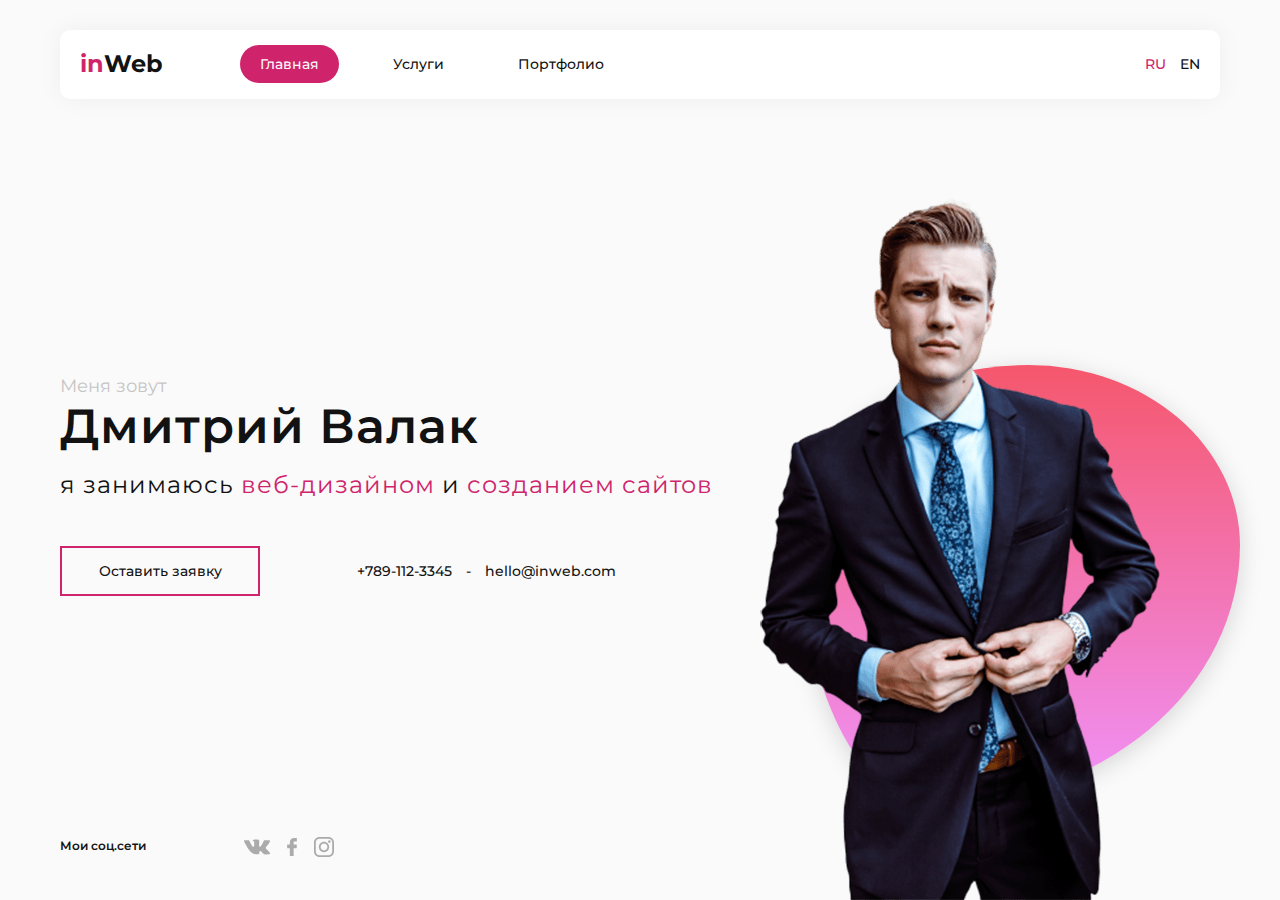
<file: WebDeveloper/index.html>
<!DOCTYPE html>
<html lang="ru">

<head>

  <meta charset="UTF-8" />
  <meta name="viewport" content="width=device-width, initial-scale=1, shrink-to-fit=no" />
  <meta http-equiv="content-type" content="text/html; charset=utf-8" />
  
  <link rel="apple-touch-icon" sizes="180x180" href="assets/img/favicons/apple-touch-icon.png">
  <link rel="icon" type="image/png" sizes="32x32" href="assets/img/favicons/favicon-32x32.png">
  <link rel="icon" type="image/png" sizes="16x16" href="assets/img/favicons/favicon-16x16.png">
  <link rel="manifest" href="assets/img/favicons/site.webmanifest">
  <link rel="mask-icon" href="assets/img/favicons/safari-pinned-tab.svg" color="#5bbad5">
  <meta name="msapplication-TileColor" content="#da532c">
  <meta name="theme-color" content="#ffffff">
  
  <!--Стили-->
  <link rel="stylesheet" href="assets/css/style.css" />
  <link href="https://fonts.googleapis.com/css?family=Montserrat:400,500,600,700&display=swap&subset=cyrillic"
    rel="stylesheet">
  <title>HomePage</title>
</head>

<svg style="display:none;">
  <symbol id="vk" viewbox="0 0 548.358 548.358">
    <g>
      <path d="M545.451,400.298c-0.664-1.431-1.283-2.618-1.858-3.569c-9.514-17.135-27.695-38.167-54.532-63.102l-0.567-0.571
        l-0.284-0.28l-0.287-0.287h-0.288c-12.18-11.611-19.893-19.418-23.123-23.415c-5.91-7.614-7.234-15.321-4.004-23.13
        c2.282-5.9,10.854-18.36,25.696-37.397c7.807-10.089,13.99-18.175,18.556-24.267c32.931-43.78,47.208-71.756,42.828-83.939
        l-1.701-2.847c-1.143-1.714-4.093-3.282-8.846-4.712c-4.764-1.427-10.853-1.663-18.278-0.712l-82.224,0.568
        c-1.332-0.472-3.234-0.428-5.712,0.144c-2.475,0.572-3.713,0.859-3.713,0.859l-1.431,0.715l-1.136,0.859
        c-0.952,0.568-1.999,1.567-3.142,2.995c-1.137,1.423-2.088,3.093-2.848,4.996c-8.952,23.031-19.13,44.444-30.553,64.238
        c-7.043,11.803-13.511,22.032-19.418,30.693c-5.899,8.658-10.848,15.037-14.842,19.126c-4,4.093-7.61,7.372-10.852,9.849
        c-3.237,2.478-5.708,3.525-7.419,3.142c-1.715-0.383-3.33-0.763-4.859-1.143c-2.663-1.714-4.805-4.045-6.42-6.995
        c-1.622-2.95-2.714-6.663-3.285-11.136c-0.568-4.476-0.904-8.326-1-11.563c-0.089-3.233-0.048-7.806,0.145-13.706
        c0.198-5.903,0.287-9.897,0.287-11.991c0-7.234,0.141-15.085,0.424-23.555c0.288-8.47,0.521-15.181,0.716-20.125
        c0.194-4.949,0.284-10.185,0.284-15.705s-0.336-9.849-1-12.991c-0.656-3.138-1.663-6.184-2.99-9.137
        c-1.335-2.95-3.289-5.232-5.853-6.852c-2.569-1.618-5.763-2.902-9.564-3.856c-10.089-2.283-22.936-3.518-38.547-3.71
        c-35.401-0.38-58.148,1.906-68.236,6.855c-3.997,2.091-7.614,4.948-10.848,8.562c-3.427,4.189-3.905,6.475-1.431,6.851
        c11.422,1.711,19.508,5.804,24.267,12.275l1.715,3.429c1.334,2.474,2.666,6.854,3.999,13.134c1.331,6.28,2.19,13.227,2.568,20.837
        c0.95,13.897,0.95,25.793,0,35.689c-0.953,9.9-1.853,17.607-2.712,23.127c-0.859,5.52-2.143,9.993-3.855,13.418
        c-1.715,3.426-2.856,5.52-3.428,6.28c-0.571,0.76-1.047,1.239-1.425,1.427c-2.474,0.948-5.047,1.431-7.71,1.431
        c-2.667,0-5.901-1.334-9.707-4c-3.805-2.666-7.754-6.328-11.847-10.992c-4.093-4.665-8.709-11.184-13.85-19.558
        c-5.137-8.374-10.467-18.271-15.987-29.691l-4.567-8.282c-2.855-5.328-6.755-13.086-11.704-23.267
        c-4.952-10.185-9.329-20.037-13.134-29.554c-1.521-3.997-3.806-7.04-6.851-9.134l-1.429-0.859c-0.95-0.76-2.475-1.567-4.567-2.427
        c-2.095-0.859-4.281-1.475-6.567-1.854l-78.229,0.568c-7.994,0-13.418,1.811-16.274,5.428l-1.143,1.711
        C0.288,140.146,0,141.668,0,143.763c0,2.094,0.571,4.664,1.714,7.707c11.42,26.84,23.839,52.725,37.257,77.659
        c13.418,24.934,25.078,45.019,34.973,60.237c9.897,15.229,19.985,29.602,30.264,43.112c10.279,13.515,17.083,22.176,20.412,25.981
        c3.333,3.812,5.951,6.662,7.854,8.565l7.139,6.851c4.568,4.569,11.276,10.041,20.127,16.416
        c8.853,6.379,18.654,12.659,29.408,18.85c10.756,6.181,23.269,11.225,37.546,15.126c14.275,3.905,28.169,5.472,41.684,4.716h32.834
        c6.659-0.575,11.704-2.669,15.133-6.283l1.136-1.431c0.764-1.136,1.479-2.901,2.139-5.276c0.668-2.379,1-5,1-7.851
        c-0.195-8.183,0.428-15.558,1.852-22.124c1.423-6.564,3.045-11.513,4.859-14.846c1.813-3.33,3.859-6.14,6.136-8.418
        c2.282-2.283,3.908-3.666,4.862-4.142c0.948-0.479,1.705-0.804,2.276-0.999c4.568-1.522,9.944-0.048,16.136,4.429
        c6.187,4.473,11.99,9.996,17.418,16.56c5.425,6.57,11.943,13.941,19.555,22.124c7.617,8.186,14.277,14.271,19.985,18.274
        l5.708,3.426c3.812,2.286,8.761,4.38,14.853,6.283c6.081,1.902,11.409,2.378,15.984,1.427l73.087-1.14
        c7.229,0,12.854-1.197,16.844-3.572c3.998-2.379,6.373-5,7.139-7.851c0.764-2.854,0.805-6.092,0.145-9.712
        C546.782,404.25,546.115,401.725,545.451,400.298z" />
    </g>
  </symbol>

  <symbol id="fb" viewbox="0 0 96.124 96.123">
    <g>
      <path
        d="M72.089,0.02L59.624,0C45.62,0,36.57,9.285,36.57,23.656v10.907H24.037c-1.083,0-1.96,0.878-1.96,1.961v15.803
        c0,1.083,0.878,1.96,1.96,1.96h12.533v39.876c0,1.083,0.877,1.96,1.96,1.96h16.352c1.083,0,1.96-0.878,1.96-1.96V54.287h14.654
        c1.083,0,1.96-0.877,1.96-1.96l0.006-15.803c0-0.52-0.207-1.018-0.574-1.386c-0.367-0.368-0.867-0.575-1.387-0.575H56.842v-9.246
        c0-4.444,1.059-6.7,6.848-6.7l8.397-0.003c1.082,0,1.959-0.878,1.959-1.96V1.98C74.046,0.899,73.17,0.022,72.089,0.02z" />
    </g>
  </symbol>

  <symbol id="inst" viewBox="0 0 169.063 169.063">
    <g>
      <path d="M122.406,0H46.654C20.929,0,0,20.93,0,46.655v75.752c0,25.726,20.929,46.655,46.654,46.655h75.752
        c25.727,0,46.656-20.93,46.656-46.655V46.655C169.063,20.93,148.133,0,122.406,0z M154.063,122.407
        c0,17.455-14.201,31.655-31.656,31.655H46.654C29.2,154.063,15,139.862,15,122.407V46.655C15,29.201,29.2,15,46.654,15h75.752
        c17.455,0,31.656,14.201,31.656,31.655V122.407z" />
      <path
        d="M84.531,40.97c-24.021,0-43.563,19.542-43.563,43.563c0,24.02,19.542,43.561,43.563,43.561s43.563-19.541,43.563-43.561
        C128.094,60.512,108.552,40.97,84.531,40.97z M84.531,113.093c-15.749,0-28.563-12.812-28.563-28.561
        c0-15.75,12.813-28.563,28.563-28.563s28.563,12.813,28.563,28.563C113.094,100.281,100.28,113.093,84.531,113.093z" />
      <path d="M129.921,28.251c-2.89,0-5.729,1.17-7.77,3.22c-2.051,2.04-3.23,4.88-3.23,7.78c0,2.891,1.18,5.73,3.23,7.78
        c2.04,2.04,4.88,3.22,7.77,3.22c2.9,0,5.73-1.18,7.78-3.22c2.05-2.05,3.22-4.89,3.22-7.78c0-2.9-1.17-5.74-3.22-7.78
        C135.661,29.421,132.821,28.251,129.921,28.251z" />
    </g>
  </symbol>

  <symbol id="front" viewBox="0 0 511.998 511">
    <g>
      <path
        d="m58.960938 187.046875c1.460937 1.460937 3.378906 2.195313 5.296874 2.195313 1.917969 0 3.835938-.730469 5.300782-2.195313 2.925781-2.925781 2.925781-7.671875 0-10.597656l-18.195313-18.195313 18.195313-18.191406c2.925781-2.929688 2.925781-7.671875 0-10.597656-2.925782-2.925782-7.671875-2.925782-10.597656 0l-23.492188 23.492187c-1.40625 1.40625-2.195312 3.3125-2.195312 5.296875 0 1.988282.789062 3.894532 2.195312 5.300782zm0 0" />
      <path
        d="m133.320312 158.253906-18.195312 18.195313c-2.925781 2.925781-2.925781 7.671875.003906 10.597656 1.460938 1.460937 3.378906 2.195313 5.296875 2.195313s3.835938-.734376 5.296875-2.195313l23.496094-23.496094c2.925781-2.925781 2.925781-7.671875 0-10.59375l-23.496094-23.496093c-2.925781-2.925782-7.667968-2.925782-10.59375 0-2.929687 2.929687-2.929687 7.671874 0 10.597656zm0 0" />
      <path
        d="m81.171875 188.722656c.898437.351563 1.828125.519532 2.738281.519532 2.992188 0 5.816406-1.804688 6.976563-4.753907l18.457031-46.988281c1.515625-3.851562-.382812-8.199219-4.234375-9.714844-3.847656-1.511718-8.199219.382813-9.710937 4.234375l-18.460938 46.988281c-1.511719 3.851563.382812 8.203126 4.234375 9.714844zm0 0" />
      <path
        d="m45.007812 233.203125h50.480469c4.136719 0 7.492188-3.355469 7.492188-7.496094 0-4.136719-3.355469-7.492187-7.492188-7.492187h-50.480469c-4.140624 0-7.492187 3.355468-7.492187 7.492187 0 4.140625 3.351563 7.496094 7.492187 7.496094zm0 0" />
      <path
        d="m211.753906 218.214844h-88.75c-4.136718 0-7.492187 3.355468-7.492187 7.492187 0 4.140625 3.355469 7.496094 7.492187 7.496094h88.75c4.140625 0 7.496094-3.355469 7.496094-7.496094 0-4.136719-3.355469-7.492187-7.496094-7.492187zm0 0" />
      <path
        d="m45.007812 264.808594h21.503907c4.136719 0 7.492187-3.355469 7.492187-7.496094 0-4.136719-3.355468-7.492188-7.492187-7.492188h-21.503907c-4.140624 0-7.492187 3.355469-7.492187 7.492188 0 4.140625 3.351563 7.496094 7.492187 7.496094zm0 0" />
      <path
        d="m184.339844 249.820312c-4.140625 0-7.492188 3.355469-7.492188 7.492188 0 4.140625 3.351563 7.496094 7.492188 7.496094h13.09375c4.140625 0 7.496094-3.355469 7.496094-7.496094 0-4.136719-3.355469-7.492188-7.496094-7.492188zm0 0" />
      <path
        d="m164.617188 257.3125c0-4.136719-3.355469-7.492188-7.492188-7.492188h-64.320312c-4.140626 0-7.492188 3.355469-7.492188 7.492188 0 4.140625 3.351562 7.496094 7.492188 7.496094h64.320312c4.136719 0 7.492188-3.355469 7.492188-7.496094zm0 0" />
      <path
        d="m213.703125 257.3125c0 4.140625 3.355469 7.496094 7.492187 7.496094h24.527344c4.140625 0 7.496094-3.355469 7.496094-7.496094 0-4.136719-3.355469-7.492188-7.496094-7.492188h-24.527344c-4.136718 0-7.492187 3.355469-7.492187 7.492188zm0 0" />
      <path
        d="m172.894531 164.265625h25.871094c4.140625 0 7.496094-3.355469 7.496094-7.496094 0-4.136719-3.355469-7.492187-7.496094-7.492187h-25.871094c-4.140625 0-7.496093 3.355468-7.496093 7.492187 0 4.140625 3.355468 7.496094 7.496093 7.496094zm0 0" />
      <path
        d="m227.742188 164.265625h157.855468c4.140625 0 7.492188-3.355469 7.492188-7.496094 0-4.136719-3.351563-7.492187-7.492188-7.492187h-157.855468c-4.140626 0-7.496094 3.355468-7.496094 7.492187 0 4.140625 3.355468 7.496094 7.496094 7.496094zm0 0" />
      <path
        d="m361.621094 182.246094h-63.945313c-4.136719 0-7.492187 3.355468-7.492187 7.496094 0 4.136718 3.355468 7.492187 7.492187 7.492187h63.945313c4.136718 0 7.492187-3.355469 7.492187-7.492187 0-4.140626-3.355469-7.496094-7.492187-7.496094zm0 0" />
      <path
        d="m273.699219 182.246094h-21.980469c-4.140625 0-7.492188 3.355468-7.492188 7.496094 0 4.136718 3.351563 7.492187 7.492188 7.492187h21.980469c4.140625 0 7.492187-3.355469 7.492187-7.492187 0-4.140626-3.351562-7.496094-7.492187-7.496094zm0 0" />
      <path
        d="m172.894531 197.234375h53.847657c4.136718 0 7.492187-3.355469 7.492187-7.492187 0-4.140626-3.355469-7.496094-7.492187-7.496094h-53.847657c-4.140625 0-7.496093 3.355468-7.496093 7.496094 0 4.136718 3.355468 7.492187 7.496093 7.492187zm0 0" />
      <path
        d="m157.21875 281.160156h-50.476562c-4.140626 0-7.496094 3.355469-7.496094 7.492188 0 4.136718 3.355468 7.492187 7.496094 7.492187h50.476562c4.136719 0 7.492188-3.355469 7.492188-7.492187 0-4.136719-3.355469-7.492188-7.492188-7.492188zm0 0" />
      <path
        d="m83.789062 281.160156h-38.78125c-4.140624 0-7.492187 3.355469-7.492187 7.492188 0 4.136718 3.351563 7.492187 7.492187 7.492187h38.78125c4.140626 0 7.492188-3.355469 7.492188-7.492187 0-4.136719-3.351562-7.492188-7.492188-7.492188zm0 0" />
      <path
        d="m248.722656 281.160156h-65.941406c-4.140625 0-7.492188 3.355469-7.492188 7.492188 0 4.136718 3.351563 7.492187 7.492188 7.492187h65.941406c4.136719 0 7.492188-3.355469 7.492188-7.492187 0-4.136719-3.355469-7.492188-7.492188-7.492188zm0 0" />
      <path
        d="m337.898438 242.667969h-36.058594c-4.136719 0-7.492188 3.355469-7.492188 7.492187 0 4.140625 3.355469 7.496094 7.492188 7.496094h36.058594c4.140624 0 7.492187-3.355469 7.492187-7.496094 0-4.136718-3.351563-7.492187-7.492187-7.492187zm0 0" />
      <path
        d="m400.46875 257.65625h50.902344c4.140625 0 7.496094-3.355469 7.496094-7.496094 0-4.136718-3.355469-7.492187-7.496094-7.492187h-50.902344c-4.140625 0-7.492188 3.355469-7.492188 7.492187 0 4.140625 3.355469 7.496094 7.492188 7.496094zm0 0" />
      <path
        d="m375.015625 242.667969h-11.664063c-4.140624 0-7.496093 3.355469-7.496093 7.492187 0 4.140625 3.355469 7.496094 7.496093 7.496094h11.664063c4.140625 0 7.492187-3.355469 7.492187-7.496094 0-4.136718-3.351562-7.492187-7.492187-7.492187zm0 0" />
      <path
        d="m301.839844 339.3125h36.058594c4.140624 0 7.492187-3.351562 7.492187-7.492188 0-4.136718-3.351563-7.492187-7.492187-7.492187h-36.058594c-4.136719 0-7.492188 3.355469-7.492188 7.492187 0 4.140626 3.355469 7.492188 7.492188 7.492188zm0 0" />
      <path
        d="m400.46875 339.3125h50.902344c4.140625 0 7.496094-3.351562 7.496094-7.492188 0-4.136718-3.355469-7.492187-7.496094-7.492187h-50.902344c-4.140625 0-7.492188 3.355469-7.492188 7.492187 0 4.140626 3.355469 7.492188 7.492188 7.492188zm0 0" />
      <path
        d="m363.351562 339.3125h11.664063c4.140625 0 7.496094-3.351562 7.496094-7.492188 0-4.136718-3.355469-7.492187-7.496094-7.492187h-11.664063c-4.140624 0-7.492187 3.355469-7.492187 7.492187 0 4.140626 3.351563 7.492188 7.492187 7.492188zm0 0" />
      <path
        d="m337.898438 405.988281h-36.058594c-4.136719 0-7.492188 3.355469-7.492188 7.492188s3.355469 7.492187 7.492188 7.492187h36.058594c4.140624 0 7.492187-3.355468 7.492187-7.492187s-3.351563-7.492188-7.492187-7.492188zm0 0" />
      <path
        d="m451.371094 405.988281h-50.902344c-4.140625 0-7.492188 3.355469-7.492188 7.492188s3.351563 7.492187 7.492188 7.492187h50.902344c4.140625 0 7.496094-3.355468 7.496094-7.492187s-3.355469-7.492188-7.496094-7.492188zm0 0" />
      <path
        d="m375.015625 405.988281h-11.664063c-4.140624 0-7.496093 3.355469-7.496093 7.492188s3.355469 7.492187 7.496093 7.492187h11.664063c4.140625 0 7.492187-3.355468 7.492187-7.492187s-3.351562-7.492188-7.492187-7.492188zm0 0" />
      <path
        d="m479.023438.5h-446.042969c-18.183594 0-32.980469 14.792969-32.980469 32.980469v362.566406c0 18.183594 14.796875 32.976563 32.980469 32.976563h28.199219c4.136718 0 7.492187-3.351563 7.492187-7.492188 0-4.136719-3.355469-7.492188-7.492187-7.492188h-28.199219c-9.921875 0-17.992188-8.070312-17.992188-17.992187v-28.425781h272.996094v12.914062h-5.941406c-8.128907 0-14.738281 6.609375-14.738281 14.738282v18.765624h-160.566407c-4.136719 0-7.492187 3.355469-7.492187 7.492188 0 4.140625 3.355468 7.492188 7.492187 7.492188h72.046875v26.875h-22.625c-15.09375 0-27.371094 12.28125-27.371094 27.371093v16.1875c0 6.886719 5.601563 12.488281 12.488282 12.488281h228.875c6.886718 0 12.488281-5.601562 12.488281-12.488281v-16.1875c0-15.089843-12.277344-27.371093-27.371094-27.371093h-22.625v-9.472657h138.527344c8.125 0 14.734375-6.609375 14.734375-14.738281v-3.527344c14.605469-3.390625 25.523438-16.496094 25.523438-32.113281l.566406-362.570313c.003906-18.183593-14.789063-32.976562-32.972656-32.976562zm-196.730469 349.28125v-35.917969h188.628906v35.917969zm20.675781-50.90625v-15.765625h147.273438v15.765625zm147.273438 65.890625v15.769531h-147.273438v-15.769531zm-256.472657 64.257813h73.535157v2.667968c0 8.125 6.609374 14.734375 14.738281 14.734375h35.617187v9.472657h-123.890625zm161.503907 41.863281c6.828124 0 12.382812 5.554687 12.382812 12.382812v13.691407h-223.882812v-13.691407c0-6.828125 5.558593-12.382812 12.386718-12.382812zm115.648437-39.449219h-188.628906v-35.914062h188.628906zm25.523437-35.390625c0 7.257813-4.328124 13.511719-10.535156 16.351563v-17.128907c0-8.125-6.613281-14.734375-14.738281-14.734375h-5.941406v-12.914062h31.214843zm0-43.410156h-10.78125c.152344-.847657.246094-39.023438.246094-39.023438 0-8.128906-6.613281-14.738281-14.738281-14.738281h-5.941406v-15.765625h5.941406c8.125 0 14.738281-6.613281 14.738281-14.738281v-36.417969c0-8.125-6.613281-14.738281-14.738281-14.738281h-42.324219c-4.140625 0-7.492187 3.355468-7.492187 7.496094 0 4.136718 3.351562 7.492187 7.492187 7.492187h42.074219v35.917969h-188.628906v-35.917969h99.929687c4.140625 0 7.492188-3.355469 7.492188-7.492187 0-4.140626-3.351563-7.496094-7.492188-7.496094h-100.179687c-8.128907 0-14.738281 6.613281-14.738281 14.738281v36.417969c0 8.125 6.609374 14.738281 14.738281 14.738281h5.941406v15.765625h-5.941406c-8.128907 0-14.738281 6.613281-14.738281 14.738281 0 0 .09375 38.175781.246093 39.023438h-252.5625v-250.207031h481.457031zm0-265.195313h-480.90625v-53.964844c0-9.917968 8.070313-17.988281 17.992188-17.988281h444.921875c9.921875 0 17.992187 8.070313 17.992187 17.992188zm0 0" />
      <path
        d="m55.261719 29.261719c-12.125 0-21.988281 9.863281-21.988281 21.988281s9.863281 21.992188 21.988281 21.992188 21.992187-9.867188 21.992187-21.992188-9.867187-21.988281-21.992187-21.988281zm0 28.992187c-3.859375 0-7.003907-3.140625-7.003907-7.003906 0-3.859375 3.144532-7.003906 7.003907-7.003906 3.863281 0 7.003906 3.144531 7.003906 7.003906 0 3.863281-3.140625 7.003906-7.003906 7.003906zm0 0" />
      <path
        d="m111.25 29.261719c-12.125 0-21.992188 9.863281-21.992188 21.988281s9.867188 21.992188 21.992188 21.992188 21.988281-9.867188 21.988281-21.992188-9.867187-21.988281-21.988281-21.988281zm0 28.992187c-3.863281 0-7.003906-3.140625-7.003906-7.003906 0-3.859375 3.140625-7.003906 7.003906-7.003906 3.859375 0 7.003906 3.144531 7.003906 7.003906 0 3.863281-3.144531 7.003906-7.003906 7.003906zm0 0" />
      <path
        d="m167.234375 29.261719c-12.125 0-21.988281 9.863281-21.988281 21.988281s9.863281 21.992188 21.988281 21.992188 21.992187-9.867188 21.992187-21.992188-9.867187-21.988281-21.992187-21.988281zm0 28.992187c-3.859375 0-7.003906-3.140625-7.003906-7.003906 0-3.859375 3.144531-7.003906 7.003906-7.003906 3.863281 0 7.003906 3.144531 7.003906 7.003906 0 3.863281-3.140625 7.003906-7.003906 7.003906zm0 0" />
    </g>
  </symbol>

  <symbol id="design" viewBox="0 0 64 64">
    <g id="Outline">
      <path
        d="M59,2H5A3,3,0,0,0,2,5V59a3,3,0,0,0,3,3H59a3,3,0,0,0,3-3V5A3,3,0,0,0,59,2Zm1,57a1,1,0,0,1-1,1H5a1,1,0,0,1-1-1V12H60ZM4,10V5A1,1,0,0,1,5,4H59a1,1,0,0,1,1,1v5Z" />
      <path d="M49,6H15a1,1,0,0,0,0,2H49a1,1,0,0,0,0-2Z" />
      <path
        d="M24,14H6V26H24ZM13.113,20,8,23.2v-6.39Zm-2.626-4h9.026L15,18.82ZM15,21.18,19.513,24H10.487ZM16.887,20,22,16.805V23.2Z" />
      <path d="M58,14H26V26H58ZM56,24H28V16H56Z" />
      <path d="M58,28H6V38H58Zm-2,8H8V30H56Z" />
      <path d="M32,40H6V58H32ZM30,56H8V42H30Z" />
      <path
        d="M34,58H58V40H34Zm13.7-9L56,42.963V55.037Zm6.225,7H38.075L46,50.236ZM46,47.764,38.075,42h15.85ZM44.3,49,36,55.037V42.963Z" />
    </g>
  </symbol>

  <symbol id="back" viewBox="0 0 64 64">
    <g>
      <path
        d="m60 1h-44c-1.654 0-3 1.346-3 3v15h-7c-2.757 0-5 2.243-5 5v24c0 2.757 2.243 5 5 5h9.612l-1.333 4h-3.279c-1.654 0-3 1.346-3 3v3h30v-3c0-1.654-1.346-3-3-3h-3.279l-1.333-4h9.612c2.757 0 5-2.243 5-5v-1h15c1.654 0 3-1.346 3-3v-40c0-1.654-1.346-3-3-3zm-44 2h44c.551 0 1 .449 1 1v5h-46v-5c0-.551.449-1 1-1zm-10 18h34c1.654 0 3 1.346 3 3v19h-40v-19c0-1.654 1.346-3 3-3zm39 6h12v14h-12zm-9 33v1h-26v-1c0-.551.449-1 1-1h24c.551 0 1 .449 1 1zm-6.388-3h-13.224l1.333-4h10.558zm10.388-6h-34c-1.654 0-3-1.346-3-3v-3h40v3c0 1.654-1.346 3-3 3zm20-6h-15v-2h14v-18h-14v-1c0-2.757-2.243-5-5-5h-25v-8h46v33c0 .551-.449 1-1 1z" />
      <path d="m18 47h2v2h-2z" />
      <path d="m22 47h2v2h-2z" />
      <path d="m26 47h2v2h-2z" />
      <path d="m21 5h2v2h-2z" />
      <path d="m25 5h2v2h-2z" />
      <path d="m17 5h2v2h-2z" />
      <path d="m17 13h2v2h-2z" />
      <path d="m21 13h38v2h-38z" />
      <path d="m47 17h12v2h-12z" />
      <path d="m47 21h12v2h-12z" />
      <path
        d="m8 41h20c1.654 0 3-1.346 3-3v-12c0-1.654-1.346-3-3-3h-20c-1.654 0-3 1.346-3 3v12c0 1.654 1.346 3 3 3zm-1-15c0-.551.449-1 1-1h20c.551 0 1 .449 1 1v12c0 .551-.449 1-1 1h-20c-.551 0-1-.449-1-1z" />
      <path d="m11.675 31h12.649v2h-12.649z" transform="matrix(.316 -.949 .949 .316 -18.051 38.951)" />
      <path d="m22.707 36.707 4.707-4.707-4.707-4.707-1.414 1.414 3.293 3.293-3.293 3.293z" />
      <path d="m14.707 35.293-3.293-3.293 3.293-3.293-1.414-1.414-4.707 4.707 4.707 4.707z" />
      <path d="m33 23h8v2h-8z" />
      <path d="m33 27h8v2h-8z" />
      <path d="m33 31h8v2h-8z" />
      <path d="m33 35h8v2h-8z" />
      <path d="m35 39h2v2h-2z" />
      <path d="m39 39h2v2h-2z" />
    </g>
  </symbol>

  <symbol id="arrow-right" viewbox="0 0 185.343 185.343">
    <g>
      <path d="M51.707,185.343c-2.741,0-5.493-1.044-7.593-3.149c-4.194-4.194-4.194-10.981,0-15.175
			l74.352-74.347L44.114,18.32c-4.194-4.194-4.194-10.987,0-15.175c4.194-4.194,10.987-4.194,15.18,0l81.934,81.934
			c4.194,4.194,4.194,10.987,0,15.175l-81.934,81.939C57.201,184.293,54.454,185.343,51.707,185.343z" />
    </g>
  </symbol>

  <symbol id="arrow-left" viewBox="0 0 240.823 240.823">
    <g>
      <path d="M57.633,129.007L165.93,237.268c4.752,4.74,12.451,4.74,17.215,0c4.752-4.74,4.752-12.439,0-17.179
		l-99.707-99.671l99.695-99.671c4.752-4.74,4.752-12.439,0-17.191c-4.752-4.74-12.463-4.74-17.215,0L57.621,111.816
		C52.942,116.507,52.942,124.327,57.633,129.007z" />
    </g>
  </symbol>
</svg>
<body class="container grid">

  <header class="grid  container  header">
  
    <a class="header__logo" href="#">
      <span class="logo__sx">in</span>Web
    </a>
  
    <div class="header__nav">
      <a class="header__nav-item" href="index.html">Главная</a>
      <a class="header__nav-item" href="services.html">Услуги</a>
      <a class="header__nav-item" href="portfolio.html">Портфолио</a>
    </div>
  
    <div class="header__lang">
      <a class="lang__item lang-active" href="#">ru</a>
      <a class="lang__item" href="#">en</a>
    </div>
  
  </header>  
  <div class="container grid main">
  
    <div class="main__txt  grid">
  
      <div class="offer">
        <p class="offer__subtitle">Меня зовут</p>
        <h2 class="offer__title">Дмитрий Валак</h2>
        <h1 class="offer__desc">я занимаюсь <span class="accent">веб-дизайном</span> и <span class="accent">созданием
            сайтов</span></h1>
      </div>
  
      <div class="btn one  main__btn" id="openModal" onclick="openModal()">
        <div class="item">Оставить заявку</div>
      </div>
  
      <div class="contacts">
        <a class="contacts__phone" href="tel:7891123345">
          +789-112-3345
        </a>
        <span class="contacts__dash">-</span>
        <a class="contacts__mail" href="mailto:hello@inweb.com">
          hello@inweb.com
        </a>
      </div>
  
    </div><!-- /.main__txt -->
  
    <div class="main__img">
      <img class="men" src="assets/img/home/human.png" alt="">
      <div class="ellipse"></div>
    </div>
  
  </div>


  <div class="footer  grid  container">
    <p class="footer__social-txt">Мои соц.сети</p>
    <div class="footer__social">
      <a class="social-link" href="#">
        <svg class="social-icon social--vk">
          <use xlink:href="#vk"></use>
        </svg>
      </a>
      <a class="social-link" href="#">
        <svg class="social-icon social--fb">
          <use xlink:href="#fb"></use>
        </svg>
      </a>
      <a class="social-link" href="#">
        <svg class="social-icon social--inst">
          <use xlink:href="#inst"></use>
        </svg>
      </a>
    </div>
  </div>  <div class="modal" id="modal">
    <div class="modal__content  grid  container">
      <div class="content__txt">
        <p class="content__header  accent">Оставить заявку</p>
        <p class="content__desc">
          Заполните форму ниже и я свяжусь с вами в ближайшее время!
        </p>
      </div>
  
      <form action="/" method="POST" class="content__form">
        <input
          class="content__input  content__input--name"
          type="text"
          placeholder="Ваше имя"
        />
        <input
          class="content__input  content__input--mail"
          type="email"
          placeholder="Ваш E-mail"
        />
        <input
          class="content__input  content__input--tel"
          type="tel"
          placeholder="Ваш телефон"
        />
  
        <button type="submit" class="content__btn button">Оставить заявку</button>
  
        <div class="content__contacts">
          <a class="contacts__item  contacts__item--phone" href="tel:7891123345">
            +789-112-3345
          </a>
          <a
            class="contacts__item  contacts__item--mail"
            href="mailto:hello@inweb.com"
          >
            hello@inweb.com
          </a>
        </div>
      </form>
  
      <div class="content__close" onclick="closeModal()">
        <span class="close__item close__item--1"></span>
        <span class="close__item close__item--2"></span>
      </div>
    </div>
  </div>

  <script src="https://cdnjs.cloudflare.com/ajax/libs/jquery/3.4.1/jquery.min.js"></script>
  <script type="text/javascript" src="assets/js/app.js"></script>

</body>

</html>
</file>
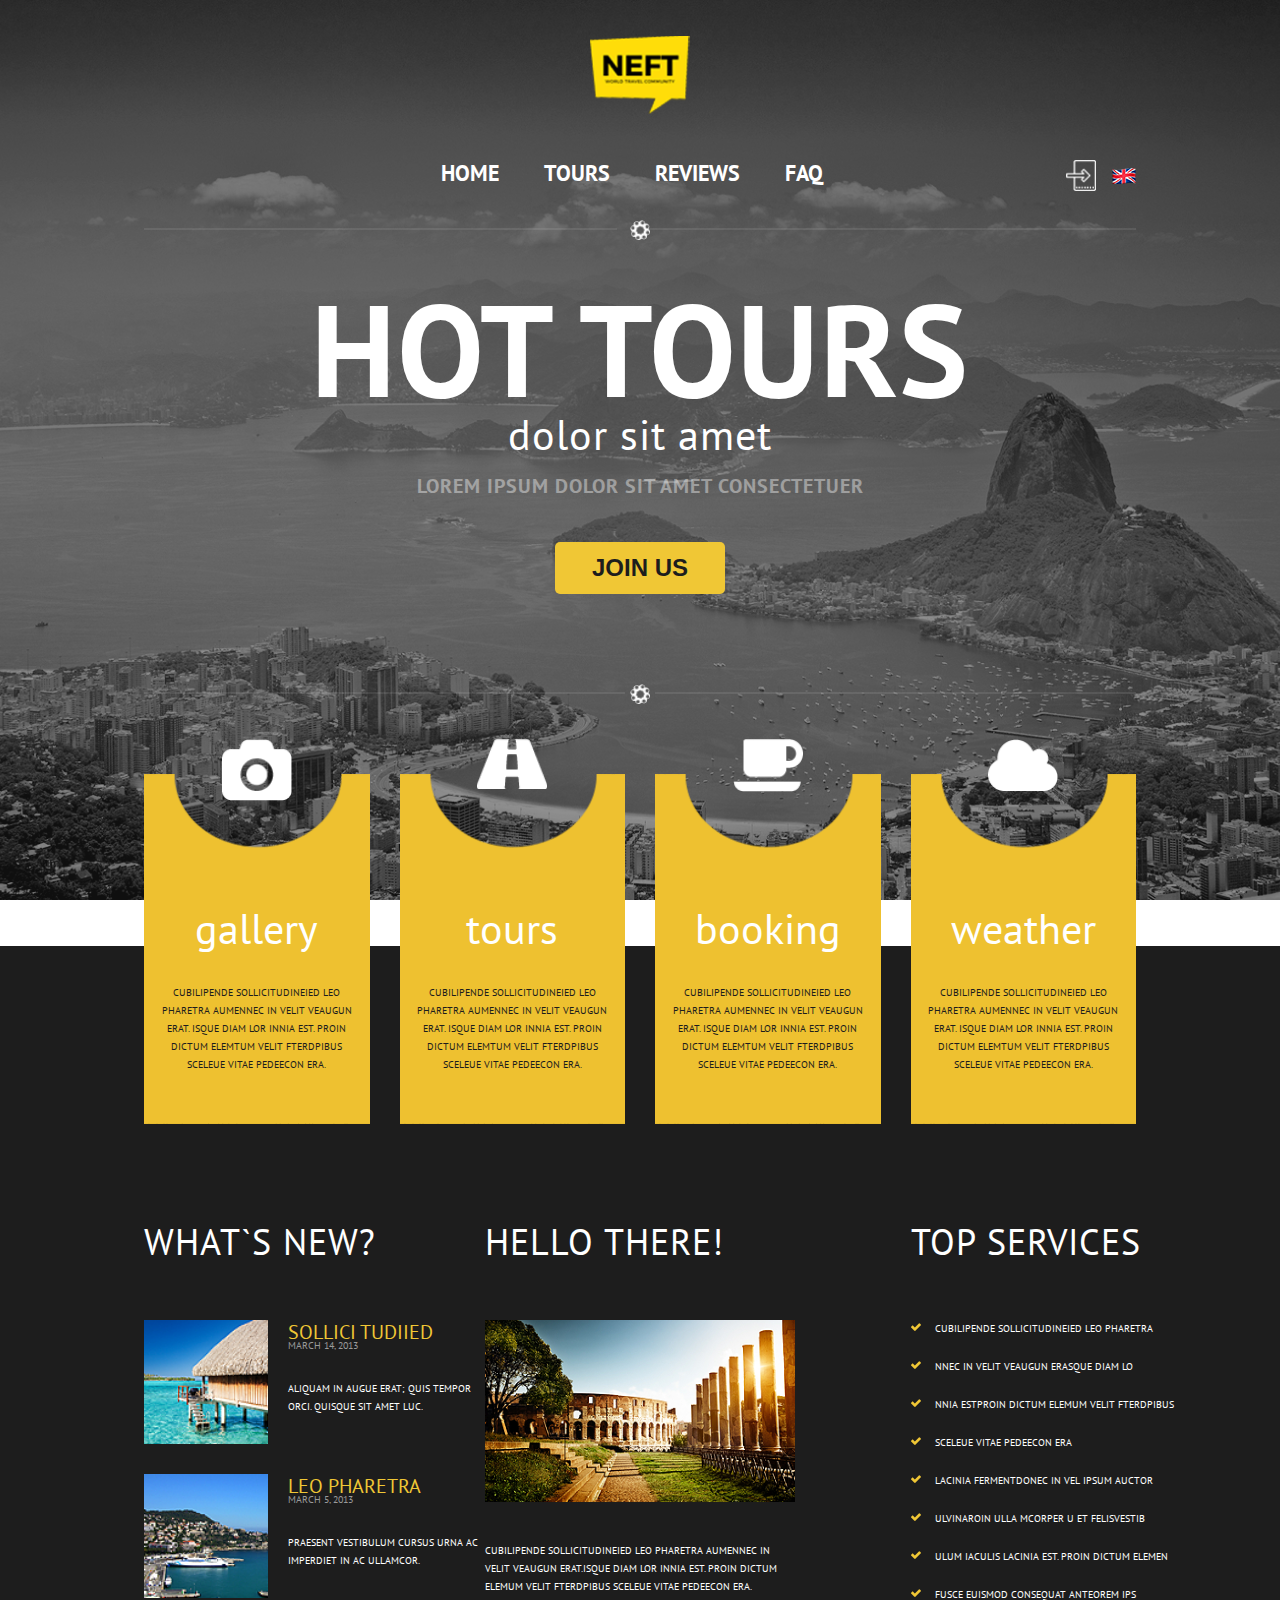
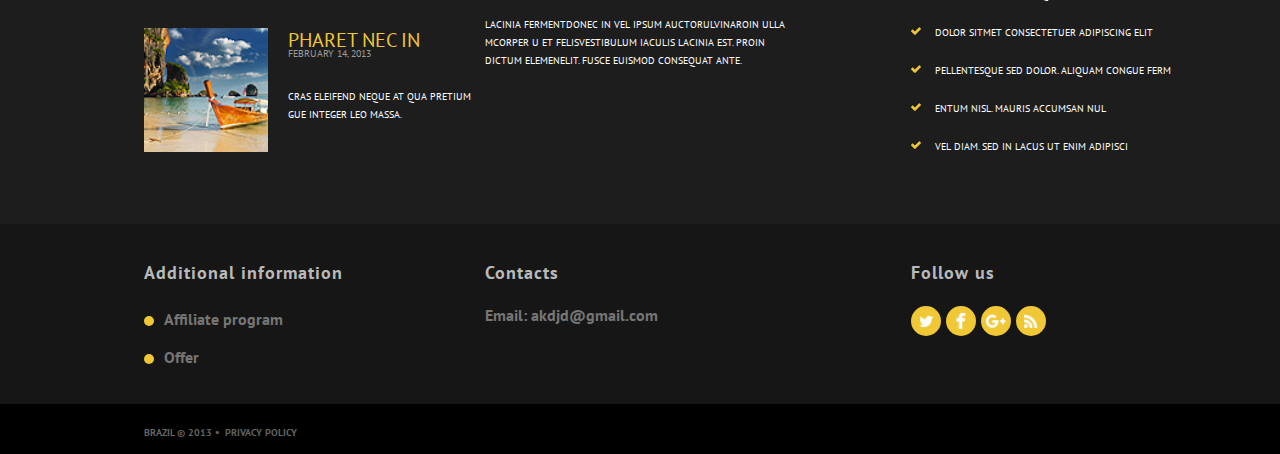
<file: Hot-tours/main.html>
<!DOCTYPE html>
<html lang="ru">
  <head>
    <meta charset="UTF-8" />
    <meta
      name="viewport"
      content="width=device-width, initial-scale=1, shrink-to-fit=no"
    />
    <meta http-equiv="content-type" content="text/html; charset=utf-8" />

    <link
      href="https://fonts.googleapis.com/css?family=PT+Sans:400,700&display=swap&subset=cyrillic"
      rel="stylesheet"
    />
    <link rel="stylesheet" href="css/main.css" />

    <title>Hot Tours</title>
  </head>
  <body>
    <div class="bg-1">
      <div class="container bg-2">
        <header class="dark-section">
          <a href="#" class="logo">
            <img src="img/logo.png" alt="Логотип" />
          </a>

          <nav>
            <ul class="menu-nav">
              <li><a href="#">Home</a></li>
              <li><a href="#">Tours</a></li>
              <li><a href="#">Reviews</a></li>
              <li><a href="#">Faq</a></li>
            </ul>

            <a id="open-modal" class="login">
              <img src="img/login.png" alt="" />
            </a>

            <div class="lang">
              <a href="" class="lang-ru d-n">
                <img src="img/russian.png" alt="" />
              </a>

              <a href="" class="lang-en">
                <img src="img/english.png" alt="" />
              </a>
            </div>
            <!--lang-->

            <img src="img/flower.png" alt="" class="flower" />
            <hr class="hr-left" />
            <hr class="hr-right" />
          </nav>
          <!--nav-->
        </header>
        <!--header-->
      </div>
      <!--Container-->

      <div class="container first-screen dark-section bg-2">
        <h1>Hot tours</h1>
        <h2>dolor sit amet</h2>
        <h3>Lorem ipsum dolor sit amet consectetuer</h3>
        <button id="open-modal-1" class="button">Join us</button>
        <img src="img/flower.png" alt="" class="flower" />
        <hr class="hr-left" />
        <hr class="hr-right" />
      </div>
      <!--Container first-screen-->

      <div class="container second-screen dark-section bg-2">
        <div class="card card-1">
          <img src="img/icons/photo.png" alt="" />
          <a href="#">gallery</a>
          <p>
            Cubilipende sollicitudineied leo pharetra aumennec in velit veaugun
            erat. isque diam lor innia est. Proin dictum elemtum velit
            Fterdpibus sceleue vitae pedeecon era.
          </p>
        </div>

        <div class="card card-2">
          <img src="img/icons/road.png" alt="" />
          <a href="#">tours</a>
          <p>
            Cubilipende sollicitudineied leo pharetra aumennec in velit veaugun
            erat. isque diam lor innia est. Proin dictum elemtum velit
            Fterdpibus sceleue vitae pedeecon era.
          </p>
        </div>

        <div class="card card-3">
          <img src="img/icons/coffee.png" alt="" />
          <a href="#">booking</a>
          <p>
            Cubilipende sollicitudineied leo pharetra aumennec in velit veaugun
            erat. isque diam lor innia est. Proin dictum elemtum velit
            Fterdpibus sceleue vitae pedeecon era.
          </p>
        </div>

        <div class="card card-4">
          <img src="img/icons/cloud.png" alt="" />
          <a href="#">weather</a>
          <p>
            Cubilipende sollicitudineied leo pharetra aumennec in velit veaugun
            erat. isque diam lor innia est. Proin dictum elemtum velit
            Fterdpibus sceleue vitae pedeecon era.
          </p>
        </div>

        <div class="bg-abs"></div>
      </div>
      <!--Container second-screen-->
    </div>
    <!--bg-1-->

    <div class="container thirst-screen dark-section">
      <div class="news">
        <h2>what`s new?</h2>
        <div class="content content-1">
          <a href="#">sollici tudiied</a>
          <img src="img/news-1.jpg" alt="" />
          <small>March 14, 2013</small>
          <p>
            Aliquam in augue erat; quis tempor orci. Quisque sit amet luc.
          </p>
        </div>
        <div class="content content-2">
          <a href="#">leo pharetra</a>
          <img src="img/news-2.jpg" alt="" />
          <small>March 5, 2013</small>
          <p>
            Praesent vestibulum cursus urna ac imperdiet In ac ullamcor.
          </p>
        </div>
        <div class="content content-3">
          <a href="#">pharet nec in</a>
          <img src="img/news-3.jpg" alt="" />
          <small>February 14, 2013</small>
          <p>
            Cras eleifend neque at qua pretium gue Integer leo massa.
          </p>
        </div>
      </div>
      <div class="main">
        <h2>hello there!</h2>
        <img src="img/main-1.jpg" alt="" />
        <div class="main-content">
          <p>
            Cubilipende sollicitudineied leo pharetra aumennec in velit veaugun
            erat.isque diam lor innia est. Proin dictum elemum velit Fterdpibus
            sceleue vitae pedeecon era.
          </p>
          <p>
            lacinia fermentDonec in vel ipsum auctorulvinaroin ulla mcorper u et
            felisVestibulum iaculis lacinia est. Proin dictum elemenelit. Fusce
            euismod consequat ante.
          </p>
        </div>
      </div>
      <div class="services">
        <h2>top services</h2>
        <ul>
          <li><span></span>Cubilipende sollicitudineied leo pharetra</li>
          <li><span></span>nnec in velit veaugun erasque diam lo</li>
          <li><span></span>nnia estProin dictum elemum velit Fterdpibus</li>
          <li><span></span>sceleue vitae pedeecon era</li>
          <li><span></span>lacinia fermentDonec in vel ipsum auctor</li>
          <li><span></span>ulvinaroin ulla mcorper u et felisVestib</li>
          <li><span></span>ulum iaculis lacinia est. Proin dictum elemen</li>
          <li><span></span>Fusce euismod consequat anteorem ips</li>
          <li><span></span>dolor sitmet consectetuer adipiscing elit</li>
          <li><span></span>Pellentesque sed dolor. Aliquam congue ferm</li>
          <li><span></span>entum nisl. Mauris accumsan nul</li>
          <li><span></span>vel diam. Sed in lacus ut enim adipisci</li>
        </ul>
      </div>
    </div>

    <div class="container four-screen dark-section">
      <div class="ad-inf">
        <h3>Additional information</h3>
        <ul>
          <li><a href="#">Affiliate program</a></li>
          <li><a href="#">Offer</a></li>
        </ul>
      </div>
      <div class="contacts">
        <h3>Contacts</h3>
        <p>Email: <a href="#">akdjd@gmail.com</a></p>
      </div>
      <div class="follow">
        <h3>Follow us</h3>
        <div class="icons">
          <a href="#"
            ><img class="twitter" src="img/icons/twitter.png" alt=""
          /></a>
        </div>
        <div class="icons">
          <a href="#"
            ><img class="facebook" src="img/icons/facebook.png" alt=""
          /></a>
        </div>
        <div class="icons">
          <a href="#"
            ><img class="google" src="img/icons/google.png" alt=""
          /></a>
        </div>
        <div class="icons">
          <a href="#"><img class="rss" src="img/icons/rss.png" alt=""/></a>
        </div>
      </div>
    </div>

    <div class="container footer">
      <div class="privacy">
        <p>Brazil © 2013 •</p>
        <a href="#">Privacy Policy</a>
      </div>
    </div>

    <div class="modal" id="modal">
      <div class="modal-card">
        <h3>Log up</h3>
        <form action="">
          <p>Name</p>
          <input type="text" />
          <p>E-mail</p>
          <input type="email" />
          <p>Password</p>
          <input type="password" />
          <button id="close" class="button">log up</button>
        </form>
      </div>
    </div>

    <!--Кнопка Вверх-->
    <div onclick="return up()" id="back-top" hidden>
      <img src="img/icons/up.png" alt="" />
    </div>

    <script type="text/javascript" src="js/main.js"></script>
  </body>
</html>
</file>
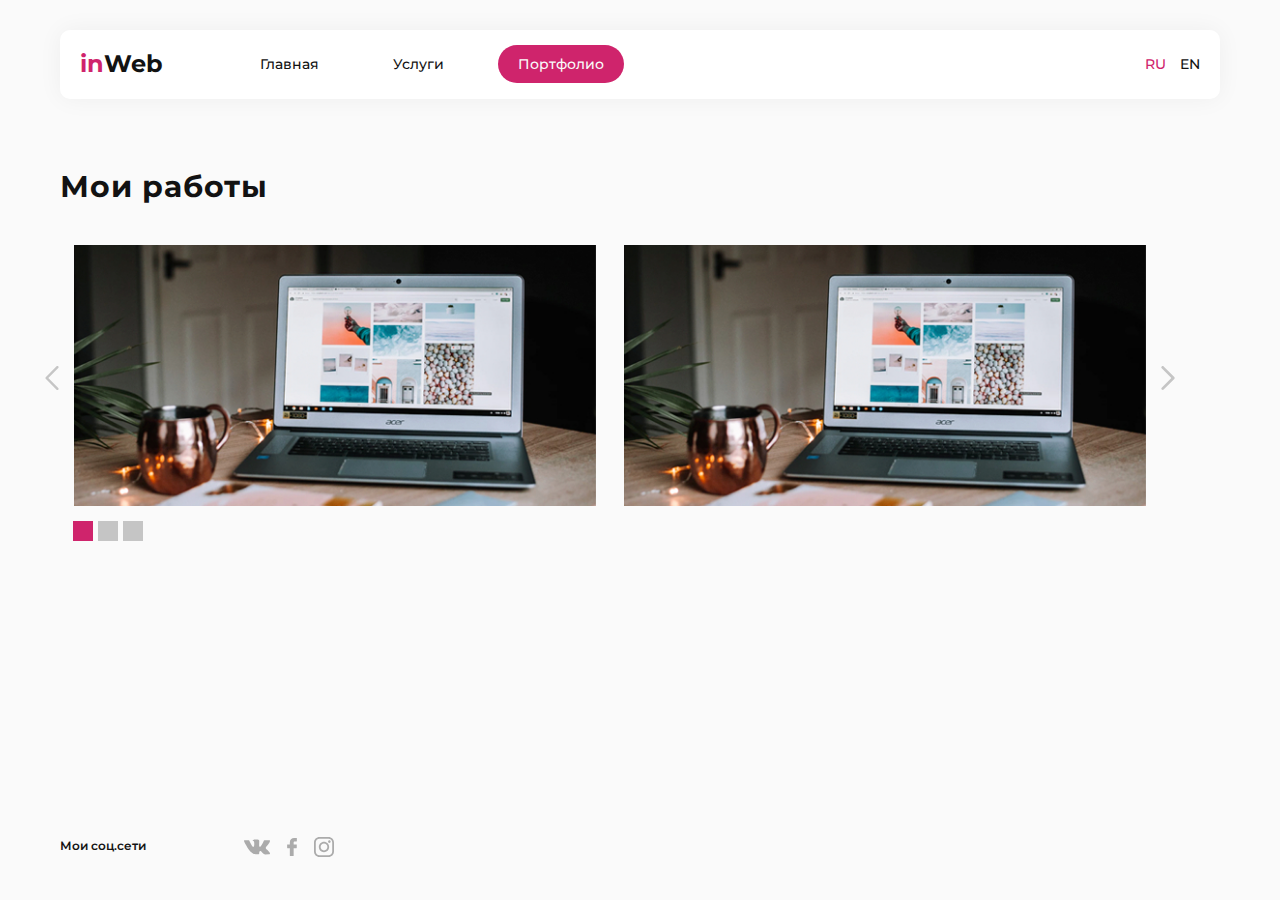
<file: WebDeveloper/portfolio.html>
<!DOCTYPE html>
<html lang="ru">

<head>

  <meta charset="UTF-8" />
  <meta name="viewport" content="width=device-width, initial-scale=1, shrink-to-fit=no" />
  <meta http-equiv="content-type" content="text/html; charset=utf-8" />
  
  <link rel="apple-touch-icon" sizes="180x180" href="assets/img/favicons/apple-touch-icon.png">
  <link rel="icon" type="image/png" sizes="32x32" href="assets/img/favicons/favicon-32x32.png">
  <link rel="icon" type="image/png" sizes="16x16" href="assets/img/favicons/favicon-16x16.png">
  <link rel="manifest" href="assets/img/favicons/site.webmanifest">
  <link rel="mask-icon" href="assets/img/favicons/safari-pinned-tab.svg" color="#5bbad5">
  <meta name="msapplication-TileColor" content="#da532c">
  <meta name="theme-color" content="#ffffff">
  
  <!--Стили-->
  <link rel="stylesheet" href="assets/css/style.css" />
  <link href="https://fonts.googleapis.com/css?family=Montserrat:400,500,600,700&display=swap&subset=cyrillic"
    rel="stylesheet">
  <title>Portfolio</title>
</head>

<svg style="display:none;">
  <symbol id="vk" viewbox="0 0 548.358 548.358">
    <g>
      <path d="M545.451,400.298c-0.664-1.431-1.283-2.618-1.858-3.569c-9.514-17.135-27.695-38.167-54.532-63.102l-0.567-0.571
        l-0.284-0.28l-0.287-0.287h-0.288c-12.18-11.611-19.893-19.418-23.123-23.415c-5.91-7.614-7.234-15.321-4.004-23.13
        c2.282-5.9,10.854-18.36,25.696-37.397c7.807-10.089,13.99-18.175,18.556-24.267c32.931-43.78,47.208-71.756,42.828-83.939
        l-1.701-2.847c-1.143-1.714-4.093-3.282-8.846-4.712c-4.764-1.427-10.853-1.663-18.278-0.712l-82.224,0.568
        c-1.332-0.472-3.234-0.428-5.712,0.144c-2.475,0.572-3.713,0.859-3.713,0.859l-1.431,0.715l-1.136,0.859
        c-0.952,0.568-1.999,1.567-3.142,2.995c-1.137,1.423-2.088,3.093-2.848,4.996c-8.952,23.031-19.13,44.444-30.553,64.238
        c-7.043,11.803-13.511,22.032-19.418,30.693c-5.899,8.658-10.848,15.037-14.842,19.126c-4,4.093-7.61,7.372-10.852,9.849
        c-3.237,2.478-5.708,3.525-7.419,3.142c-1.715-0.383-3.33-0.763-4.859-1.143c-2.663-1.714-4.805-4.045-6.42-6.995
        c-1.622-2.95-2.714-6.663-3.285-11.136c-0.568-4.476-0.904-8.326-1-11.563c-0.089-3.233-0.048-7.806,0.145-13.706
        c0.198-5.903,0.287-9.897,0.287-11.991c0-7.234,0.141-15.085,0.424-23.555c0.288-8.47,0.521-15.181,0.716-20.125
        c0.194-4.949,0.284-10.185,0.284-15.705s-0.336-9.849-1-12.991c-0.656-3.138-1.663-6.184-2.99-9.137
        c-1.335-2.95-3.289-5.232-5.853-6.852c-2.569-1.618-5.763-2.902-9.564-3.856c-10.089-2.283-22.936-3.518-38.547-3.71
        c-35.401-0.38-58.148,1.906-68.236,6.855c-3.997,2.091-7.614,4.948-10.848,8.562c-3.427,4.189-3.905,6.475-1.431,6.851
        c11.422,1.711,19.508,5.804,24.267,12.275l1.715,3.429c1.334,2.474,2.666,6.854,3.999,13.134c1.331,6.28,2.19,13.227,2.568,20.837
        c0.95,13.897,0.95,25.793,0,35.689c-0.953,9.9-1.853,17.607-2.712,23.127c-0.859,5.52-2.143,9.993-3.855,13.418
        c-1.715,3.426-2.856,5.52-3.428,6.28c-0.571,0.76-1.047,1.239-1.425,1.427c-2.474,0.948-5.047,1.431-7.71,1.431
        c-2.667,0-5.901-1.334-9.707-4c-3.805-2.666-7.754-6.328-11.847-10.992c-4.093-4.665-8.709-11.184-13.85-19.558
        c-5.137-8.374-10.467-18.271-15.987-29.691l-4.567-8.282c-2.855-5.328-6.755-13.086-11.704-23.267
        c-4.952-10.185-9.329-20.037-13.134-29.554c-1.521-3.997-3.806-7.04-6.851-9.134l-1.429-0.859c-0.95-0.76-2.475-1.567-4.567-2.427
        c-2.095-0.859-4.281-1.475-6.567-1.854l-78.229,0.568c-7.994,0-13.418,1.811-16.274,5.428l-1.143,1.711
        C0.288,140.146,0,141.668,0,143.763c0,2.094,0.571,4.664,1.714,7.707c11.42,26.84,23.839,52.725,37.257,77.659
        c13.418,24.934,25.078,45.019,34.973,60.237c9.897,15.229,19.985,29.602,30.264,43.112c10.279,13.515,17.083,22.176,20.412,25.981
        c3.333,3.812,5.951,6.662,7.854,8.565l7.139,6.851c4.568,4.569,11.276,10.041,20.127,16.416
        c8.853,6.379,18.654,12.659,29.408,18.85c10.756,6.181,23.269,11.225,37.546,15.126c14.275,3.905,28.169,5.472,41.684,4.716h32.834
        c6.659-0.575,11.704-2.669,15.133-6.283l1.136-1.431c0.764-1.136,1.479-2.901,2.139-5.276c0.668-2.379,1-5,1-7.851
        c-0.195-8.183,0.428-15.558,1.852-22.124c1.423-6.564,3.045-11.513,4.859-14.846c1.813-3.33,3.859-6.14,6.136-8.418
        c2.282-2.283,3.908-3.666,4.862-4.142c0.948-0.479,1.705-0.804,2.276-0.999c4.568-1.522,9.944-0.048,16.136,4.429
        c6.187,4.473,11.99,9.996,17.418,16.56c5.425,6.57,11.943,13.941,19.555,22.124c7.617,8.186,14.277,14.271,19.985,18.274
        l5.708,3.426c3.812,2.286,8.761,4.38,14.853,6.283c6.081,1.902,11.409,2.378,15.984,1.427l73.087-1.14
        c7.229,0,12.854-1.197,16.844-3.572c3.998-2.379,6.373-5,7.139-7.851c0.764-2.854,0.805-6.092,0.145-9.712
        C546.782,404.25,546.115,401.725,545.451,400.298z" />
    </g>
  </symbol>

  <symbol id="fb" viewbox="0 0 96.124 96.123">
    <g>
      <path
        d="M72.089,0.02L59.624,0C45.62,0,36.57,9.285,36.57,23.656v10.907H24.037c-1.083,0-1.96,0.878-1.96,1.961v15.803
        c0,1.083,0.878,1.96,1.96,1.96h12.533v39.876c0,1.083,0.877,1.96,1.96,1.96h16.352c1.083,0,1.96-0.878,1.96-1.96V54.287h14.654
        c1.083,0,1.96-0.877,1.96-1.96l0.006-15.803c0-0.52-0.207-1.018-0.574-1.386c-0.367-0.368-0.867-0.575-1.387-0.575H56.842v-9.246
        c0-4.444,1.059-6.7,6.848-6.7l8.397-0.003c1.082,0,1.959-0.878,1.959-1.96V1.98C74.046,0.899,73.17,0.022,72.089,0.02z" />
    </g>
  </symbol>

  <symbol id="inst" viewBox="0 0 169.063 169.063">
    <g>
      <path d="M122.406,0H46.654C20.929,0,0,20.93,0,46.655v75.752c0,25.726,20.929,46.655,46.654,46.655h75.752
        c25.727,0,46.656-20.93,46.656-46.655V46.655C169.063,20.93,148.133,0,122.406,0z M154.063,122.407
        c0,17.455-14.201,31.655-31.656,31.655H46.654C29.2,154.063,15,139.862,15,122.407V46.655C15,29.201,29.2,15,46.654,15h75.752
        c17.455,0,31.656,14.201,31.656,31.655V122.407z" />
      <path
        d="M84.531,40.97c-24.021,0-43.563,19.542-43.563,43.563c0,24.02,19.542,43.561,43.563,43.561s43.563-19.541,43.563-43.561
        C128.094,60.512,108.552,40.97,84.531,40.97z M84.531,113.093c-15.749,0-28.563-12.812-28.563-28.561
        c0-15.75,12.813-28.563,28.563-28.563s28.563,12.813,28.563,28.563C113.094,100.281,100.28,113.093,84.531,113.093z" />
      <path d="M129.921,28.251c-2.89,0-5.729,1.17-7.77,3.22c-2.051,2.04-3.23,4.88-3.23,7.78c0,2.891,1.18,5.73,3.23,7.78
        c2.04,2.04,4.88,3.22,7.77,3.22c2.9,0,5.73-1.18,7.78-3.22c2.05-2.05,3.22-4.89,3.22-7.78c0-2.9-1.17-5.74-3.22-7.78
        C135.661,29.421,132.821,28.251,129.921,28.251z" />
    </g>
  </symbol>

  <symbol id="front" viewBox="0 0 511.998 511">
    <g>
      <path
        d="m58.960938 187.046875c1.460937 1.460937 3.378906 2.195313 5.296874 2.195313 1.917969 0 3.835938-.730469 5.300782-2.195313 2.925781-2.925781 2.925781-7.671875 0-10.597656l-18.195313-18.195313 18.195313-18.191406c2.925781-2.929688 2.925781-7.671875 0-10.597656-2.925782-2.925782-7.671875-2.925782-10.597656 0l-23.492188 23.492187c-1.40625 1.40625-2.195312 3.3125-2.195312 5.296875 0 1.988282.789062 3.894532 2.195312 5.300782zm0 0" />
      <path
        d="m133.320312 158.253906-18.195312 18.195313c-2.925781 2.925781-2.925781 7.671875.003906 10.597656 1.460938 1.460937 3.378906 2.195313 5.296875 2.195313s3.835938-.734376 5.296875-2.195313l23.496094-23.496094c2.925781-2.925781 2.925781-7.671875 0-10.59375l-23.496094-23.496093c-2.925781-2.925782-7.667968-2.925782-10.59375 0-2.929687 2.929687-2.929687 7.671874 0 10.597656zm0 0" />
      <path
        d="m81.171875 188.722656c.898437.351563 1.828125.519532 2.738281.519532 2.992188 0 5.816406-1.804688 6.976563-4.753907l18.457031-46.988281c1.515625-3.851562-.382812-8.199219-4.234375-9.714844-3.847656-1.511718-8.199219.382813-9.710937 4.234375l-18.460938 46.988281c-1.511719 3.851563.382812 8.203126 4.234375 9.714844zm0 0" />
      <path
        d="m45.007812 233.203125h50.480469c4.136719 0 7.492188-3.355469 7.492188-7.496094 0-4.136719-3.355469-7.492187-7.492188-7.492187h-50.480469c-4.140624 0-7.492187 3.355468-7.492187 7.492187 0 4.140625 3.351563 7.496094 7.492187 7.496094zm0 0" />
      <path
        d="m211.753906 218.214844h-88.75c-4.136718 0-7.492187 3.355468-7.492187 7.492187 0 4.140625 3.355469 7.496094 7.492187 7.496094h88.75c4.140625 0 7.496094-3.355469 7.496094-7.496094 0-4.136719-3.355469-7.492187-7.496094-7.492187zm0 0" />
      <path
        d="m45.007812 264.808594h21.503907c4.136719 0 7.492187-3.355469 7.492187-7.496094 0-4.136719-3.355468-7.492188-7.492187-7.492188h-21.503907c-4.140624 0-7.492187 3.355469-7.492187 7.492188 0 4.140625 3.351563 7.496094 7.492187 7.496094zm0 0" />
      <path
        d="m184.339844 249.820312c-4.140625 0-7.492188 3.355469-7.492188 7.492188 0 4.140625 3.351563 7.496094 7.492188 7.496094h13.09375c4.140625 0 7.496094-3.355469 7.496094-7.496094 0-4.136719-3.355469-7.492188-7.496094-7.492188zm0 0" />
      <path
        d="m164.617188 257.3125c0-4.136719-3.355469-7.492188-7.492188-7.492188h-64.320312c-4.140626 0-7.492188 3.355469-7.492188 7.492188 0 4.140625 3.351562 7.496094 7.492188 7.496094h64.320312c4.136719 0 7.492188-3.355469 7.492188-7.496094zm0 0" />
      <path
        d="m213.703125 257.3125c0 4.140625 3.355469 7.496094 7.492187 7.496094h24.527344c4.140625 0 7.496094-3.355469 7.496094-7.496094 0-4.136719-3.355469-7.492188-7.496094-7.492188h-24.527344c-4.136718 0-7.492187 3.355469-7.492187 7.492188zm0 0" />
      <path
        d="m172.894531 164.265625h25.871094c4.140625 0 7.496094-3.355469 7.496094-7.496094 0-4.136719-3.355469-7.492187-7.496094-7.492187h-25.871094c-4.140625 0-7.496093 3.355468-7.496093 7.492187 0 4.140625 3.355468 7.496094 7.496093 7.496094zm0 0" />
      <path
        d="m227.742188 164.265625h157.855468c4.140625 0 7.492188-3.355469 7.492188-7.496094 0-4.136719-3.351563-7.492187-7.492188-7.492187h-157.855468c-4.140626 0-7.496094 3.355468-7.496094 7.492187 0 4.140625 3.355468 7.496094 7.496094 7.496094zm0 0" />
      <path
        d="m361.621094 182.246094h-63.945313c-4.136719 0-7.492187 3.355468-7.492187 7.496094 0 4.136718 3.355468 7.492187 7.492187 7.492187h63.945313c4.136718 0 7.492187-3.355469 7.492187-7.492187 0-4.140626-3.355469-7.496094-7.492187-7.496094zm0 0" />
      <path
        d="m273.699219 182.246094h-21.980469c-4.140625 0-7.492188 3.355468-7.492188 7.496094 0 4.136718 3.351563 7.492187 7.492188 7.492187h21.980469c4.140625 0 7.492187-3.355469 7.492187-7.492187 0-4.140626-3.351562-7.496094-7.492187-7.496094zm0 0" />
      <path
        d="m172.894531 197.234375h53.847657c4.136718 0 7.492187-3.355469 7.492187-7.492187 0-4.140626-3.355469-7.496094-7.492187-7.496094h-53.847657c-4.140625 0-7.496093 3.355468-7.496093 7.496094 0 4.136718 3.355468 7.492187 7.496093 7.492187zm0 0" />
      <path
        d="m157.21875 281.160156h-50.476562c-4.140626 0-7.496094 3.355469-7.496094 7.492188 0 4.136718 3.355468 7.492187 7.496094 7.492187h50.476562c4.136719 0 7.492188-3.355469 7.492188-7.492187 0-4.136719-3.355469-7.492188-7.492188-7.492188zm0 0" />
      <path
        d="m83.789062 281.160156h-38.78125c-4.140624 0-7.492187 3.355469-7.492187 7.492188 0 4.136718 3.351563 7.492187 7.492187 7.492187h38.78125c4.140626 0 7.492188-3.355469 7.492188-7.492187 0-4.136719-3.351562-7.492188-7.492188-7.492188zm0 0" />
      <path
        d="m248.722656 281.160156h-65.941406c-4.140625 0-7.492188 3.355469-7.492188 7.492188 0 4.136718 3.351563 7.492187 7.492188 7.492187h65.941406c4.136719 0 7.492188-3.355469 7.492188-7.492187 0-4.136719-3.355469-7.492188-7.492188-7.492188zm0 0" />
      <path
        d="m337.898438 242.667969h-36.058594c-4.136719 0-7.492188 3.355469-7.492188 7.492187 0 4.140625 3.355469 7.496094 7.492188 7.496094h36.058594c4.140624 0 7.492187-3.355469 7.492187-7.496094 0-4.136718-3.351563-7.492187-7.492187-7.492187zm0 0" />
      <path
        d="m400.46875 257.65625h50.902344c4.140625 0 7.496094-3.355469 7.496094-7.496094 0-4.136718-3.355469-7.492187-7.496094-7.492187h-50.902344c-4.140625 0-7.492188 3.355469-7.492188 7.492187 0 4.140625 3.355469 7.496094 7.492188 7.496094zm0 0" />
      <path
        d="m375.015625 242.667969h-11.664063c-4.140624 0-7.496093 3.355469-7.496093 7.492187 0 4.140625 3.355469 7.496094 7.496093 7.496094h11.664063c4.140625 0 7.492187-3.355469 7.492187-7.496094 0-4.136718-3.351562-7.492187-7.492187-7.492187zm0 0" />
      <path
        d="m301.839844 339.3125h36.058594c4.140624 0 7.492187-3.351562 7.492187-7.492188 0-4.136718-3.351563-7.492187-7.492187-7.492187h-36.058594c-4.136719 0-7.492188 3.355469-7.492188 7.492187 0 4.140626 3.355469 7.492188 7.492188 7.492188zm0 0" />
      <path
        d="m400.46875 339.3125h50.902344c4.140625 0 7.496094-3.351562 7.496094-7.492188 0-4.136718-3.355469-7.492187-7.496094-7.492187h-50.902344c-4.140625 0-7.492188 3.355469-7.492188 7.492187 0 4.140626 3.355469 7.492188 7.492188 7.492188zm0 0" />
      <path
        d="m363.351562 339.3125h11.664063c4.140625 0 7.496094-3.351562 7.496094-7.492188 0-4.136718-3.355469-7.492187-7.496094-7.492187h-11.664063c-4.140624 0-7.492187 3.355469-7.492187 7.492187 0 4.140626 3.351563 7.492188 7.492187 7.492188zm0 0" />
      <path
        d="m337.898438 405.988281h-36.058594c-4.136719 0-7.492188 3.355469-7.492188 7.492188s3.355469 7.492187 7.492188 7.492187h36.058594c4.140624 0 7.492187-3.355468 7.492187-7.492187s-3.351563-7.492188-7.492187-7.492188zm0 0" />
      <path
        d="m451.371094 405.988281h-50.902344c-4.140625 0-7.492188 3.355469-7.492188 7.492188s3.351563 7.492187 7.492188 7.492187h50.902344c4.140625 0 7.496094-3.355468 7.496094-7.492187s-3.355469-7.492188-7.496094-7.492188zm0 0" />
      <path
        d="m375.015625 405.988281h-11.664063c-4.140624 0-7.496093 3.355469-7.496093 7.492188s3.355469 7.492187 7.496093 7.492187h11.664063c4.140625 0 7.492187-3.355468 7.492187-7.492187s-3.351562-7.492188-7.492187-7.492188zm0 0" />
      <path
        d="m479.023438.5h-446.042969c-18.183594 0-32.980469 14.792969-32.980469 32.980469v362.566406c0 18.183594 14.796875 32.976563 32.980469 32.976563h28.199219c4.136718 0 7.492187-3.351563 7.492187-7.492188 0-4.136719-3.355469-7.492188-7.492187-7.492188h-28.199219c-9.921875 0-17.992188-8.070312-17.992188-17.992187v-28.425781h272.996094v12.914062h-5.941406c-8.128907 0-14.738281 6.609375-14.738281 14.738282v18.765624h-160.566407c-4.136719 0-7.492187 3.355469-7.492187 7.492188 0 4.140625 3.355468 7.492188 7.492187 7.492188h72.046875v26.875h-22.625c-15.09375 0-27.371094 12.28125-27.371094 27.371093v16.1875c0 6.886719 5.601563 12.488281 12.488282 12.488281h228.875c6.886718 0 12.488281-5.601562 12.488281-12.488281v-16.1875c0-15.089843-12.277344-27.371093-27.371094-27.371093h-22.625v-9.472657h138.527344c8.125 0 14.734375-6.609375 14.734375-14.738281v-3.527344c14.605469-3.390625 25.523438-16.496094 25.523438-32.113281l.566406-362.570313c.003906-18.183593-14.789063-32.976562-32.972656-32.976562zm-196.730469 349.28125v-35.917969h188.628906v35.917969zm20.675781-50.90625v-15.765625h147.273438v15.765625zm147.273438 65.890625v15.769531h-147.273438v-15.769531zm-256.472657 64.257813h73.535157v2.667968c0 8.125 6.609374 14.734375 14.738281 14.734375h35.617187v9.472657h-123.890625zm161.503907 41.863281c6.828124 0 12.382812 5.554687 12.382812 12.382812v13.691407h-223.882812v-13.691407c0-6.828125 5.558593-12.382812 12.386718-12.382812zm115.648437-39.449219h-188.628906v-35.914062h188.628906zm25.523437-35.390625c0 7.257813-4.328124 13.511719-10.535156 16.351563v-17.128907c0-8.125-6.613281-14.734375-14.738281-14.734375h-5.941406v-12.914062h31.214843zm0-43.410156h-10.78125c.152344-.847657.246094-39.023438.246094-39.023438 0-8.128906-6.613281-14.738281-14.738281-14.738281h-5.941406v-15.765625h5.941406c8.125 0 14.738281-6.613281 14.738281-14.738281v-36.417969c0-8.125-6.613281-14.738281-14.738281-14.738281h-42.324219c-4.140625 0-7.492187 3.355468-7.492187 7.496094 0 4.136718 3.351562 7.492187 7.492187 7.492187h42.074219v35.917969h-188.628906v-35.917969h99.929687c4.140625 0 7.492188-3.355469 7.492188-7.492187 0-4.140626-3.351563-7.496094-7.492188-7.496094h-100.179687c-8.128907 0-14.738281 6.613281-14.738281 14.738281v36.417969c0 8.125 6.609374 14.738281 14.738281 14.738281h5.941406v15.765625h-5.941406c-8.128907 0-14.738281 6.613281-14.738281 14.738281 0 0 .09375 38.175781.246093 39.023438h-252.5625v-250.207031h481.457031zm0-265.195313h-480.90625v-53.964844c0-9.917968 8.070313-17.988281 17.992188-17.988281h444.921875c9.921875 0 17.992187 8.070313 17.992187 17.992188zm0 0" />
      <path
        d="m55.261719 29.261719c-12.125 0-21.988281 9.863281-21.988281 21.988281s9.863281 21.992188 21.988281 21.992188 21.992187-9.867188 21.992187-21.992188-9.867187-21.988281-21.992187-21.988281zm0 28.992187c-3.859375 0-7.003907-3.140625-7.003907-7.003906 0-3.859375 3.144532-7.003906 7.003907-7.003906 3.863281 0 7.003906 3.144531 7.003906 7.003906 0 3.863281-3.140625 7.003906-7.003906 7.003906zm0 0" />
      <path
        d="m111.25 29.261719c-12.125 0-21.992188 9.863281-21.992188 21.988281s9.867188 21.992188 21.992188 21.992188 21.988281-9.867188 21.988281-21.992188-9.867187-21.988281-21.988281-21.988281zm0 28.992187c-3.863281 0-7.003906-3.140625-7.003906-7.003906 0-3.859375 3.140625-7.003906 7.003906-7.003906 3.859375 0 7.003906 3.144531 7.003906 7.003906 0 3.863281-3.144531 7.003906-7.003906 7.003906zm0 0" />
      <path
        d="m167.234375 29.261719c-12.125 0-21.988281 9.863281-21.988281 21.988281s9.863281 21.992188 21.988281 21.992188 21.992187-9.867188 21.992187-21.992188-9.867187-21.988281-21.992187-21.988281zm0 28.992187c-3.859375 0-7.003906-3.140625-7.003906-7.003906 0-3.859375 3.144531-7.003906 7.003906-7.003906 3.863281 0 7.003906 3.144531 7.003906 7.003906 0 3.863281-3.140625 7.003906-7.003906 7.003906zm0 0" />
    </g>
  </symbol>

  <symbol id="design" viewBox="0 0 64 64">
    <g id="Outline">
      <path
        d="M59,2H5A3,3,0,0,0,2,5V59a3,3,0,0,0,3,3H59a3,3,0,0,0,3-3V5A3,3,0,0,0,59,2Zm1,57a1,1,0,0,1-1,1H5a1,1,0,0,1-1-1V12H60ZM4,10V5A1,1,0,0,1,5,4H59a1,1,0,0,1,1,1v5Z" />
      <path d="M49,6H15a1,1,0,0,0,0,2H49a1,1,0,0,0,0-2Z" />
      <path
        d="M24,14H6V26H24ZM13.113,20,8,23.2v-6.39Zm-2.626-4h9.026L15,18.82ZM15,21.18,19.513,24H10.487ZM16.887,20,22,16.805V23.2Z" />
      <path d="M58,14H26V26H58ZM56,24H28V16H56Z" />
      <path d="M58,28H6V38H58Zm-2,8H8V30H56Z" />
      <path d="M32,40H6V58H32ZM30,56H8V42H30Z" />
      <path
        d="M34,58H58V40H34Zm13.7-9L56,42.963V55.037Zm6.225,7H38.075L46,50.236ZM46,47.764,38.075,42h15.85ZM44.3,49,36,55.037V42.963Z" />
    </g>
  </symbol>

  <symbol id="back" viewBox="0 0 64 64">
    <g>
      <path
        d="m60 1h-44c-1.654 0-3 1.346-3 3v15h-7c-2.757 0-5 2.243-5 5v24c0 2.757 2.243 5 5 5h9.612l-1.333 4h-3.279c-1.654 0-3 1.346-3 3v3h30v-3c0-1.654-1.346-3-3-3h-3.279l-1.333-4h9.612c2.757 0 5-2.243 5-5v-1h15c1.654 0 3-1.346 3-3v-40c0-1.654-1.346-3-3-3zm-44 2h44c.551 0 1 .449 1 1v5h-46v-5c0-.551.449-1 1-1zm-10 18h34c1.654 0 3 1.346 3 3v19h-40v-19c0-1.654 1.346-3 3-3zm39 6h12v14h-12zm-9 33v1h-26v-1c0-.551.449-1 1-1h24c.551 0 1 .449 1 1zm-6.388-3h-13.224l1.333-4h10.558zm10.388-6h-34c-1.654 0-3-1.346-3-3v-3h40v3c0 1.654-1.346 3-3 3zm20-6h-15v-2h14v-18h-14v-1c0-2.757-2.243-5-5-5h-25v-8h46v33c0 .551-.449 1-1 1z" />
      <path d="m18 47h2v2h-2z" />
      <path d="m22 47h2v2h-2z" />
      <path d="m26 47h2v2h-2z" />
      <path d="m21 5h2v2h-2z" />
      <path d="m25 5h2v2h-2z" />
      <path d="m17 5h2v2h-2z" />
      <path d="m17 13h2v2h-2z" />
      <path d="m21 13h38v2h-38z" />
      <path d="m47 17h12v2h-12z" />
      <path d="m47 21h12v2h-12z" />
      <path
        d="m8 41h20c1.654 0 3-1.346 3-3v-12c0-1.654-1.346-3-3-3h-20c-1.654 0-3 1.346-3 3v12c0 1.654 1.346 3 3 3zm-1-15c0-.551.449-1 1-1h20c.551 0 1 .449 1 1v12c0 .551-.449 1-1 1h-20c-.551 0-1-.449-1-1z" />
      <path d="m11.675 31h12.649v2h-12.649z" transform="matrix(.316 -.949 .949 .316 -18.051 38.951)" />
      <path d="m22.707 36.707 4.707-4.707-4.707-4.707-1.414 1.414 3.293 3.293-3.293 3.293z" />
      <path d="m14.707 35.293-3.293-3.293 3.293-3.293-1.414-1.414-4.707 4.707 4.707 4.707z" />
      <path d="m33 23h8v2h-8z" />
      <path d="m33 27h8v2h-8z" />
      <path d="m33 31h8v2h-8z" />
      <path d="m33 35h8v2h-8z" />
      <path d="m35 39h2v2h-2z" />
      <path d="m39 39h2v2h-2z" />
    </g>
  </symbol>

  <symbol id="arrow-right" viewbox="0 0 185.343 185.343">
    <g>
      <path d="M51.707,185.343c-2.741,0-5.493-1.044-7.593-3.149c-4.194-4.194-4.194-10.981,0-15.175
			l74.352-74.347L44.114,18.32c-4.194-4.194-4.194-10.987,0-15.175c4.194-4.194,10.987-4.194,15.18,0l81.934,81.934
			c4.194,4.194,4.194,10.987,0,15.175l-81.934,81.939C57.201,184.293,54.454,185.343,51.707,185.343z" />
    </g>
  </symbol>

  <symbol id="arrow-left" viewBox="0 0 240.823 240.823">
    <g>
      <path d="M57.633,129.007L165.93,237.268c4.752,4.74,12.451,4.74,17.215,0c4.752-4.74,4.752-12.439,0-17.179
		l-99.707-99.671l99.695-99.671c4.752-4.74,4.752-12.439,0-17.191c-4.752-4.74-12.463-4.74-17.215,0L57.621,111.816
		C52.942,116.507,52.942,124.327,57.633,129.007z" />
    </g>
  </symbol>
</svg>
<body class="container grid">

  <header class="grid  container  header">
  
    <a class="header__logo" href="#">
      <span class="logo__sx">in</span>Web
    </a>
  
    <div class="header__nav">
      <a class="header__nav-item" href="index.html">Главная</a>
      <a class="header__nav-item" href="services.html">Услуги</a>
      <a class="header__nav-item" href="portfolio.html">Портфолио</a>
    </div>
  
    <div class="header__lang">
      <a class="lang__item lang-active" href="#">ru</a>
      <a class="lang__item" href="#">en</a>
    </div>
  
  </header>  
  <div class="portfolio">
    <h1 class="portfolio__title">Мои работы</h1>
  
    <div class="portfolio__slider">
  
      <div class="slider" id="portfolio">
  
        <div>
          <div class="slider__item">
            <a class="slide-link" href="#" target="_blank">
              <img class="slide-img" src="assets/img/portfolio/port_1.jpg" alt="">
              <p class="slide-title">Сайт проекта CarTuning.pro</p>
            </a>
          </div>
        </div>
  
        <div>
          <div class="slider__item">
            <a class="slide-link" href="#" target="_blank">
              <img class="slide-img" src="assets/img/portfolio/port_1.jpg" alt="">
              <p class="slide-title">Сайт проекта CarTuning.pro</p>
            </a>
          </div>
        </div>
  
        <div>
          <div class="slider__item">
            <a class="slide-link" href="#" target="_blank">
              <img class="slide-img" src="assets/img/portfolio/port_1.jpg" alt="">
              <p class="slide-title">Сайт проекта CarTuning.pro</p>
            </a>
          </div>
        </div>
  
        <div>
          <div class="slider__item">
            <a class="slide-link" href="#" target="_blank">
              <img class="slide-img" src="assets/img/portfolio/port_1.jpg" alt="">
              <p class="slide-title">Сайт проекта CarTuning.pro</p>
            </a>
          </div>
        </div>
  
        <div>
          <div class="slider__item">
            <a class="slide-link" href="#" target="_blank">
              <img class="slide-img" src="assets/img/portfolio/port_1.jpg" alt="">
              <p class="slide-title">Сайт проекта CarTuning.pro</p>
            </a>
          </div>
        </div>
  
        <div>
          <div class="slider__item">
            <a class="slide-link" href="#" target="_blank">
              <img class="slide-img" src="assets/img/portfolio/port_1.jpg" alt="">
              <p class="slide-title">Сайт проекта CarTuning.pro</p>
            </a>
          </div>
        </div>
  
      </div>
  
      <svg class="slider__arrow arrow-left">
        <use xlink:href="#arrow-left"></use>
      </svg>
      <svg class="slider__arrow arrow-right">
        <use xlink:href="#arrow-right"></use>
      </svg>
  
    </div>
  
  </div>


  <div class="footer  grid  container">
    <p class="footer__social-txt">Мои соц.сети</p>
    <div class="footer__social">
      <a class="social-link" href="#">
        <svg class="social-icon social--vk">
          <use xlink:href="#vk"></use>
        </svg>
      </a>
      <a class="social-link" href="#">
        <svg class="social-icon social--fb">
          <use xlink:href="#fb"></use>
        </svg>
      </a>
      <a class="social-link" href="#">
        <svg class="social-icon social--inst">
          <use xlink:href="#inst"></use>
        </svg>
      </a>
    </div>
  </div>  <div class="modal" id="modal">
    <div class="modal__content  grid  container">
      <div class="content__txt">
        <p class="content__header  accent">Оставить заявку</p>
        <p class="content__desc">
          Заполните форму ниже и я свяжусь с вами в ближайшее время!
        </p>
      </div>
  
      <form action="/" method="POST" class="content__form">
        <input
          class="content__input  content__input--name"
          type="text"
          placeholder="Ваше имя"
        />
        <input
          class="content__input  content__input--mail"
          type="email"
          placeholder="Ваш E-mail"
        />
        <input
          class="content__input  content__input--tel"
          type="tel"
          placeholder="Ваш телефон"
        />
  
        <button type="submit" class="content__btn button">Оставить заявку</button>
  
        <div class="content__contacts">
          <a class="contacts__item  contacts__item--phone" href="tel:7891123345">
            +789-112-3345
          </a>
          <a
            class="contacts__item  contacts__item--mail"
            href="mailto:hello@inweb.com"
          >
            hello@inweb.com
          </a>
        </div>
      </form>
  
      <div class="content__close" onclick="closeModal()">
        <span class="close__item close__item--1"></span>
        <span class="close__item close__item--2"></span>
      </div>
    </div>
  </div>

  <script src="https://cdnjs.cloudflare.com/ajax/libs/jquery/3.4.1/jquery.min.js"></script>
  <script type="text/javascript" src="assets/js/app.js"></script>

</body>

</html>
</file>
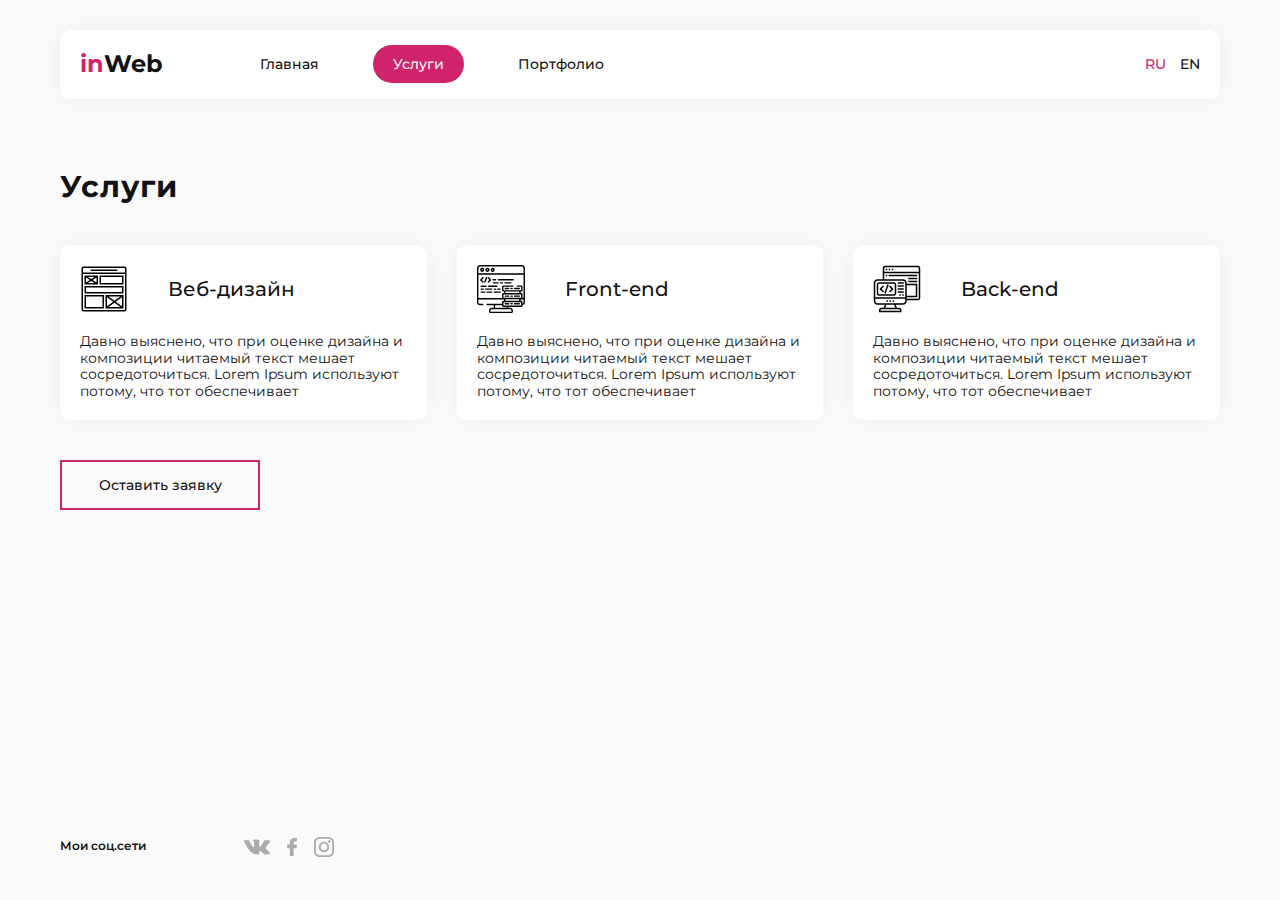
<file: WebDeveloper/services.html>
<!DOCTYPE html>
<html lang="ru">

<head>

  <meta charset="UTF-8" />
  <meta name="viewport" content="width=device-width, initial-scale=1, shrink-to-fit=no" />
  <meta http-equiv="content-type" content="text/html; charset=utf-8" />
  
  <link rel="apple-touch-icon" sizes="180x180" href="assets/img/favicons/apple-touch-icon.png">
  <link rel="icon" type="image/png" sizes="32x32" href="assets/img/favicons/favicon-32x32.png">
  <link rel="icon" type="image/png" sizes="16x16" href="assets/img/favicons/favicon-16x16.png">
  <link rel="manifest" href="assets/img/favicons/site.webmanifest">
  <link rel="mask-icon" href="assets/img/favicons/safari-pinned-tab.svg" color="#5bbad5">
  <meta name="msapplication-TileColor" content="#da532c">
  <meta name="theme-color" content="#ffffff">
  
  <!--Стили-->
  <link rel="stylesheet" href="assets/css/style.css" />
  <link href="https://fonts.googleapis.com/css?family=Montserrat:400,500,600,700&display=swap&subset=cyrillic"
    rel="stylesheet">
  <title>Services</title>
</head>

<svg style="display:none;">
  <symbol id="vk" viewbox="0 0 548.358 548.358">
    <g>
      <path d="M545.451,400.298c-0.664-1.431-1.283-2.618-1.858-3.569c-9.514-17.135-27.695-38.167-54.532-63.102l-0.567-0.571
        l-0.284-0.28l-0.287-0.287h-0.288c-12.18-11.611-19.893-19.418-23.123-23.415c-5.91-7.614-7.234-15.321-4.004-23.13
        c2.282-5.9,10.854-18.36,25.696-37.397c7.807-10.089,13.99-18.175,18.556-24.267c32.931-43.78,47.208-71.756,42.828-83.939
        l-1.701-2.847c-1.143-1.714-4.093-3.282-8.846-4.712c-4.764-1.427-10.853-1.663-18.278-0.712l-82.224,0.568
        c-1.332-0.472-3.234-0.428-5.712,0.144c-2.475,0.572-3.713,0.859-3.713,0.859l-1.431,0.715l-1.136,0.859
        c-0.952,0.568-1.999,1.567-3.142,2.995c-1.137,1.423-2.088,3.093-2.848,4.996c-8.952,23.031-19.13,44.444-30.553,64.238
        c-7.043,11.803-13.511,22.032-19.418,30.693c-5.899,8.658-10.848,15.037-14.842,19.126c-4,4.093-7.61,7.372-10.852,9.849
        c-3.237,2.478-5.708,3.525-7.419,3.142c-1.715-0.383-3.33-0.763-4.859-1.143c-2.663-1.714-4.805-4.045-6.42-6.995
        c-1.622-2.95-2.714-6.663-3.285-11.136c-0.568-4.476-0.904-8.326-1-11.563c-0.089-3.233-0.048-7.806,0.145-13.706
        c0.198-5.903,0.287-9.897,0.287-11.991c0-7.234,0.141-15.085,0.424-23.555c0.288-8.47,0.521-15.181,0.716-20.125
        c0.194-4.949,0.284-10.185,0.284-15.705s-0.336-9.849-1-12.991c-0.656-3.138-1.663-6.184-2.99-9.137
        c-1.335-2.95-3.289-5.232-5.853-6.852c-2.569-1.618-5.763-2.902-9.564-3.856c-10.089-2.283-22.936-3.518-38.547-3.71
        c-35.401-0.38-58.148,1.906-68.236,6.855c-3.997,2.091-7.614,4.948-10.848,8.562c-3.427,4.189-3.905,6.475-1.431,6.851
        c11.422,1.711,19.508,5.804,24.267,12.275l1.715,3.429c1.334,2.474,2.666,6.854,3.999,13.134c1.331,6.28,2.19,13.227,2.568,20.837
        c0.95,13.897,0.95,25.793,0,35.689c-0.953,9.9-1.853,17.607-2.712,23.127c-0.859,5.52-2.143,9.993-3.855,13.418
        c-1.715,3.426-2.856,5.52-3.428,6.28c-0.571,0.76-1.047,1.239-1.425,1.427c-2.474,0.948-5.047,1.431-7.71,1.431
        c-2.667,0-5.901-1.334-9.707-4c-3.805-2.666-7.754-6.328-11.847-10.992c-4.093-4.665-8.709-11.184-13.85-19.558
        c-5.137-8.374-10.467-18.271-15.987-29.691l-4.567-8.282c-2.855-5.328-6.755-13.086-11.704-23.267
        c-4.952-10.185-9.329-20.037-13.134-29.554c-1.521-3.997-3.806-7.04-6.851-9.134l-1.429-0.859c-0.95-0.76-2.475-1.567-4.567-2.427
        c-2.095-0.859-4.281-1.475-6.567-1.854l-78.229,0.568c-7.994,0-13.418,1.811-16.274,5.428l-1.143,1.711
        C0.288,140.146,0,141.668,0,143.763c0,2.094,0.571,4.664,1.714,7.707c11.42,26.84,23.839,52.725,37.257,77.659
        c13.418,24.934,25.078,45.019,34.973,60.237c9.897,15.229,19.985,29.602,30.264,43.112c10.279,13.515,17.083,22.176,20.412,25.981
        c3.333,3.812,5.951,6.662,7.854,8.565l7.139,6.851c4.568,4.569,11.276,10.041,20.127,16.416
        c8.853,6.379,18.654,12.659,29.408,18.85c10.756,6.181,23.269,11.225,37.546,15.126c14.275,3.905,28.169,5.472,41.684,4.716h32.834
        c6.659-0.575,11.704-2.669,15.133-6.283l1.136-1.431c0.764-1.136,1.479-2.901,2.139-5.276c0.668-2.379,1-5,1-7.851
        c-0.195-8.183,0.428-15.558,1.852-22.124c1.423-6.564,3.045-11.513,4.859-14.846c1.813-3.33,3.859-6.14,6.136-8.418
        c2.282-2.283,3.908-3.666,4.862-4.142c0.948-0.479,1.705-0.804,2.276-0.999c4.568-1.522,9.944-0.048,16.136,4.429
        c6.187,4.473,11.99,9.996,17.418,16.56c5.425,6.57,11.943,13.941,19.555,22.124c7.617,8.186,14.277,14.271,19.985,18.274
        l5.708,3.426c3.812,2.286,8.761,4.38,14.853,6.283c6.081,1.902,11.409,2.378,15.984,1.427l73.087-1.14
        c7.229,0,12.854-1.197,16.844-3.572c3.998-2.379,6.373-5,7.139-7.851c0.764-2.854,0.805-6.092,0.145-9.712
        C546.782,404.25,546.115,401.725,545.451,400.298z" />
    </g>
  </symbol>

  <symbol id="fb" viewbox="0 0 96.124 96.123">
    <g>
      <path
        d="M72.089,0.02L59.624,0C45.62,0,36.57,9.285,36.57,23.656v10.907H24.037c-1.083,0-1.96,0.878-1.96,1.961v15.803
        c0,1.083,0.878,1.96,1.96,1.96h12.533v39.876c0,1.083,0.877,1.96,1.96,1.96h16.352c1.083,0,1.96-0.878,1.96-1.96V54.287h14.654
        c1.083,0,1.96-0.877,1.96-1.96l0.006-15.803c0-0.52-0.207-1.018-0.574-1.386c-0.367-0.368-0.867-0.575-1.387-0.575H56.842v-9.246
        c0-4.444,1.059-6.7,6.848-6.7l8.397-0.003c1.082,0,1.959-0.878,1.959-1.96V1.98C74.046,0.899,73.17,0.022,72.089,0.02z" />
    </g>
  </symbol>

  <symbol id="inst" viewBox="0 0 169.063 169.063">
    <g>
      <path d="M122.406,0H46.654C20.929,0,0,20.93,0,46.655v75.752c0,25.726,20.929,46.655,46.654,46.655h75.752
        c25.727,0,46.656-20.93,46.656-46.655V46.655C169.063,20.93,148.133,0,122.406,0z M154.063,122.407
        c0,17.455-14.201,31.655-31.656,31.655H46.654C29.2,154.063,15,139.862,15,122.407V46.655C15,29.201,29.2,15,46.654,15h75.752
        c17.455,0,31.656,14.201,31.656,31.655V122.407z" />
      <path
        d="M84.531,40.97c-24.021,0-43.563,19.542-43.563,43.563c0,24.02,19.542,43.561,43.563,43.561s43.563-19.541,43.563-43.561
        C128.094,60.512,108.552,40.97,84.531,40.97z M84.531,113.093c-15.749,0-28.563-12.812-28.563-28.561
        c0-15.75,12.813-28.563,28.563-28.563s28.563,12.813,28.563,28.563C113.094,100.281,100.28,113.093,84.531,113.093z" />
      <path d="M129.921,28.251c-2.89,0-5.729,1.17-7.77,3.22c-2.051,2.04-3.23,4.88-3.23,7.78c0,2.891,1.18,5.73,3.23,7.78
        c2.04,2.04,4.88,3.22,7.77,3.22c2.9,0,5.73-1.18,7.78-3.22c2.05-2.05,3.22-4.89,3.22-7.78c0-2.9-1.17-5.74-3.22-7.78
        C135.661,29.421,132.821,28.251,129.921,28.251z" />
    </g>
  </symbol>

  <symbol id="front" viewBox="0 0 511.998 511">
    <g>
      <path
        d="m58.960938 187.046875c1.460937 1.460937 3.378906 2.195313 5.296874 2.195313 1.917969 0 3.835938-.730469 5.300782-2.195313 2.925781-2.925781 2.925781-7.671875 0-10.597656l-18.195313-18.195313 18.195313-18.191406c2.925781-2.929688 2.925781-7.671875 0-10.597656-2.925782-2.925782-7.671875-2.925782-10.597656 0l-23.492188 23.492187c-1.40625 1.40625-2.195312 3.3125-2.195312 5.296875 0 1.988282.789062 3.894532 2.195312 5.300782zm0 0" />
      <path
        d="m133.320312 158.253906-18.195312 18.195313c-2.925781 2.925781-2.925781 7.671875.003906 10.597656 1.460938 1.460937 3.378906 2.195313 5.296875 2.195313s3.835938-.734376 5.296875-2.195313l23.496094-23.496094c2.925781-2.925781 2.925781-7.671875 0-10.59375l-23.496094-23.496093c-2.925781-2.925782-7.667968-2.925782-10.59375 0-2.929687 2.929687-2.929687 7.671874 0 10.597656zm0 0" />
      <path
        d="m81.171875 188.722656c.898437.351563 1.828125.519532 2.738281.519532 2.992188 0 5.816406-1.804688 6.976563-4.753907l18.457031-46.988281c1.515625-3.851562-.382812-8.199219-4.234375-9.714844-3.847656-1.511718-8.199219.382813-9.710937 4.234375l-18.460938 46.988281c-1.511719 3.851563.382812 8.203126 4.234375 9.714844zm0 0" />
      <path
        d="m45.007812 233.203125h50.480469c4.136719 0 7.492188-3.355469 7.492188-7.496094 0-4.136719-3.355469-7.492187-7.492188-7.492187h-50.480469c-4.140624 0-7.492187 3.355468-7.492187 7.492187 0 4.140625 3.351563 7.496094 7.492187 7.496094zm0 0" />
      <path
        d="m211.753906 218.214844h-88.75c-4.136718 0-7.492187 3.355468-7.492187 7.492187 0 4.140625 3.355469 7.496094 7.492187 7.496094h88.75c4.140625 0 7.496094-3.355469 7.496094-7.496094 0-4.136719-3.355469-7.492187-7.496094-7.492187zm0 0" />
      <path
        d="m45.007812 264.808594h21.503907c4.136719 0 7.492187-3.355469 7.492187-7.496094 0-4.136719-3.355468-7.492188-7.492187-7.492188h-21.503907c-4.140624 0-7.492187 3.355469-7.492187 7.492188 0 4.140625 3.351563 7.496094 7.492187 7.496094zm0 0" />
      <path
        d="m184.339844 249.820312c-4.140625 0-7.492188 3.355469-7.492188 7.492188 0 4.140625 3.351563 7.496094 7.492188 7.496094h13.09375c4.140625 0 7.496094-3.355469 7.496094-7.496094 0-4.136719-3.355469-7.492188-7.496094-7.492188zm0 0" />
      <path
        d="m164.617188 257.3125c0-4.136719-3.355469-7.492188-7.492188-7.492188h-64.320312c-4.140626 0-7.492188 3.355469-7.492188 7.492188 0 4.140625 3.351562 7.496094 7.492188 7.496094h64.320312c4.136719 0 7.492188-3.355469 7.492188-7.496094zm0 0" />
      <path
        d="m213.703125 257.3125c0 4.140625 3.355469 7.496094 7.492187 7.496094h24.527344c4.140625 0 7.496094-3.355469 7.496094-7.496094 0-4.136719-3.355469-7.492188-7.496094-7.492188h-24.527344c-4.136718 0-7.492187 3.355469-7.492187 7.492188zm0 0" />
      <path
        d="m172.894531 164.265625h25.871094c4.140625 0 7.496094-3.355469 7.496094-7.496094 0-4.136719-3.355469-7.492187-7.496094-7.492187h-25.871094c-4.140625 0-7.496093 3.355468-7.496093 7.492187 0 4.140625 3.355468 7.496094 7.496093 7.496094zm0 0" />
      <path
        d="m227.742188 164.265625h157.855468c4.140625 0 7.492188-3.355469 7.492188-7.496094 0-4.136719-3.351563-7.492187-7.492188-7.492187h-157.855468c-4.140626 0-7.496094 3.355468-7.496094 7.492187 0 4.140625 3.355468 7.496094 7.496094 7.496094zm0 0" />
      <path
        d="m361.621094 182.246094h-63.945313c-4.136719 0-7.492187 3.355468-7.492187 7.496094 0 4.136718 3.355468 7.492187 7.492187 7.492187h63.945313c4.136718 0 7.492187-3.355469 7.492187-7.492187 0-4.140626-3.355469-7.496094-7.492187-7.496094zm0 0" />
      <path
        d="m273.699219 182.246094h-21.980469c-4.140625 0-7.492188 3.355468-7.492188 7.496094 0 4.136718 3.351563 7.492187 7.492188 7.492187h21.980469c4.140625 0 7.492187-3.355469 7.492187-7.492187 0-4.140626-3.351562-7.496094-7.492187-7.496094zm0 0" />
      <path
        d="m172.894531 197.234375h53.847657c4.136718 0 7.492187-3.355469 7.492187-7.492187 0-4.140626-3.355469-7.496094-7.492187-7.496094h-53.847657c-4.140625 0-7.496093 3.355468-7.496093 7.496094 0 4.136718 3.355468 7.492187 7.496093 7.492187zm0 0" />
      <path
        d="m157.21875 281.160156h-50.476562c-4.140626 0-7.496094 3.355469-7.496094 7.492188 0 4.136718 3.355468 7.492187 7.496094 7.492187h50.476562c4.136719 0 7.492188-3.355469 7.492188-7.492187 0-4.136719-3.355469-7.492188-7.492188-7.492188zm0 0" />
      <path
        d="m83.789062 281.160156h-38.78125c-4.140624 0-7.492187 3.355469-7.492187 7.492188 0 4.136718 3.351563 7.492187 7.492187 7.492187h38.78125c4.140626 0 7.492188-3.355469 7.492188-7.492187 0-4.136719-3.351562-7.492188-7.492188-7.492188zm0 0" />
      <path
        d="m248.722656 281.160156h-65.941406c-4.140625 0-7.492188 3.355469-7.492188 7.492188 0 4.136718 3.351563 7.492187 7.492188 7.492187h65.941406c4.136719 0 7.492188-3.355469 7.492188-7.492187 0-4.136719-3.355469-7.492188-7.492188-7.492188zm0 0" />
      <path
        d="m337.898438 242.667969h-36.058594c-4.136719 0-7.492188 3.355469-7.492188 7.492187 0 4.140625 3.355469 7.496094 7.492188 7.496094h36.058594c4.140624 0 7.492187-3.355469 7.492187-7.496094 0-4.136718-3.351563-7.492187-7.492187-7.492187zm0 0" />
      <path
        d="m400.46875 257.65625h50.902344c4.140625 0 7.496094-3.355469 7.496094-7.496094 0-4.136718-3.355469-7.492187-7.496094-7.492187h-50.902344c-4.140625 0-7.492188 3.355469-7.492188 7.492187 0 4.140625 3.355469 7.496094 7.492188 7.496094zm0 0" />
      <path
        d="m375.015625 242.667969h-11.664063c-4.140624 0-7.496093 3.355469-7.496093 7.492187 0 4.140625 3.355469 7.496094 7.496093 7.496094h11.664063c4.140625 0 7.492187-3.355469 7.492187-7.496094 0-4.136718-3.351562-7.492187-7.492187-7.492187zm0 0" />
      <path
        d="m301.839844 339.3125h36.058594c4.140624 0 7.492187-3.351562 7.492187-7.492188 0-4.136718-3.351563-7.492187-7.492187-7.492187h-36.058594c-4.136719 0-7.492188 3.355469-7.492188 7.492187 0 4.140626 3.355469 7.492188 7.492188 7.492188zm0 0" />
      <path
        d="m400.46875 339.3125h50.902344c4.140625 0 7.496094-3.351562 7.496094-7.492188 0-4.136718-3.355469-7.492187-7.496094-7.492187h-50.902344c-4.140625 0-7.492188 3.355469-7.492188 7.492187 0 4.140626 3.355469 7.492188 7.492188 7.492188zm0 0" />
      <path
        d="m363.351562 339.3125h11.664063c4.140625 0 7.496094-3.351562 7.496094-7.492188 0-4.136718-3.355469-7.492187-7.496094-7.492187h-11.664063c-4.140624 0-7.492187 3.355469-7.492187 7.492187 0 4.140626 3.351563 7.492188 7.492187 7.492188zm0 0" />
      <path
        d="m337.898438 405.988281h-36.058594c-4.136719 0-7.492188 3.355469-7.492188 7.492188s3.355469 7.492187 7.492188 7.492187h36.058594c4.140624 0 7.492187-3.355468 7.492187-7.492187s-3.351563-7.492188-7.492187-7.492188zm0 0" />
      <path
        d="m451.371094 405.988281h-50.902344c-4.140625 0-7.492188 3.355469-7.492188 7.492188s3.351563 7.492187 7.492188 7.492187h50.902344c4.140625 0 7.496094-3.355468 7.496094-7.492187s-3.355469-7.492188-7.496094-7.492188zm0 0" />
      <path
        d="m375.015625 405.988281h-11.664063c-4.140624 0-7.496093 3.355469-7.496093 7.492188s3.355469 7.492187 7.496093 7.492187h11.664063c4.140625 0 7.492187-3.355468 7.492187-7.492187s-3.351562-7.492188-7.492187-7.492188zm0 0" />
      <path
        d="m479.023438.5h-446.042969c-18.183594 0-32.980469 14.792969-32.980469 32.980469v362.566406c0 18.183594 14.796875 32.976563 32.980469 32.976563h28.199219c4.136718 0 7.492187-3.351563 7.492187-7.492188 0-4.136719-3.355469-7.492188-7.492187-7.492188h-28.199219c-9.921875 0-17.992188-8.070312-17.992188-17.992187v-28.425781h272.996094v12.914062h-5.941406c-8.128907 0-14.738281 6.609375-14.738281 14.738282v18.765624h-160.566407c-4.136719 0-7.492187 3.355469-7.492187 7.492188 0 4.140625 3.355468 7.492188 7.492187 7.492188h72.046875v26.875h-22.625c-15.09375 0-27.371094 12.28125-27.371094 27.371093v16.1875c0 6.886719 5.601563 12.488281 12.488282 12.488281h228.875c6.886718 0 12.488281-5.601562 12.488281-12.488281v-16.1875c0-15.089843-12.277344-27.371093-27.371094-27.371093h-22.625v-9.472657h138.527344c8.125 0 14.734375-6.609375 14.734375-14.738281v-3.527344c14.605469-3.390625 25.523438-16.496094 25.523438-32.113281l.566406-362.570313c.003906-18.183593-14.789063-32.976562-32.972656-32.976562zm-196.730469 349.28125v-35.917969h188.628906v35.917969zm20.675781-50.90625v-15.765625h147.273438v15.765625zm147.273438 65.890625v15.769531h-147.273438v-15.769531zm-256.472657 64.257813h73.535157v2.667968c0 8.125 6.609374 14.734375 14.738281 14.734375h35.617187v9.472657h-123.890625zm161.503907 41.863281c6.828124 0 12.382812 5.554687 12.382812 12.382812v13.691407h-223.882812v-13.691407c0-6.828125 5.558593-12.382812 12.386718-12.382812zm115.648437-39.449219h-188.628906v-35.914062h188.628906zm25.523437-35.390625c0 7.257813-4.328124 13.511719-10.535156 16.351563v-17.128907c0-8.125-6.613281-14.734375-14.738281-14.734375h-5.941406v-12.914062h31.214843zm0-43.410156h-10.78125c.152344-.847657.246094-39.023438.246094-39.023438 0-8.128906-6.613281-14.738281-14.738281-14.738281h-5.941406v-15.765625h5.941406c8.125 0 14.738281-6.613281 14.738281-14.738281v-36.417969c0-8.125-6.613281-14.738281-14.738281-14.738281h-42.324219c-4.140625 0-7.492187 3.355468-7.492187 7.496094 0 4.136718 3.351562 7.492187 7.492187 7.492187h42.074219v35.917969h-188.628906v-35.917969h99.929687c4.140625 0 7.492188-3.355469 7.492188-7.492187 0-4.140626-3.351563-7.496094-7.492188-7.496094h-100.179687c-8.128907 0-14.738281 6.613281-14.738281 14.738281v36.417969c0 8.125 6.609374 14.738281 14.738281 14.738281h5.941406v15.765625h-5.941406c-8.128907 0-14.738281 6.613281-14.738281 14.738281 0 0 .09375 38.175781.246093 39.023438h-252.5625v-250.207031h481.457031zm0-265.195313h-480.90625v-53.964844c0-9.917968 8.070313-17.988281 17.992188-17.988281h444.921875c9.921875 0 17.992187 8.070313 17.992187 17.992188zm0 0" />
      <path
        d="m55.261719 29.261719c-12.125 0-21.988281 9.863281-21.988281 21.988281s9.863281 21.992188 21.988281 21.992188 21.992187-9.867188 21.992187-21.992188-9.867187-21.988281-21.992187-21.988281zm0 28.992187c-3.859375 0-7.003907-3.140625-7.003907-7.003906 0-3.859375 3.144532-7.003906 7.003907-7.003906 3.863281 0 7.003906 3.144531 7.003906 7.003906 0 3.863281-3.140625 7.003906-7.003906 7.003906zm0 0" />
      <path
        d="m111.25 29.261719c-12.125 0-21.992188 9.863281-21.992188 21.988281s9.867188 21.992188 21.992188 21.992188 21.988281-9.867188 21.988281-21.992188-9.867187-21.988281-21.988281-21.988281zm0 28.992187c-3.863281 0-7.003906-3.140625-7.003906-7.003906 0-3.859375 3.140625-7.003906 7.003906-7.003906 3.859375 0 7.003906 3.144531 7.003906 7.003906 0 3.863281-3.144531 7.003906-7.003906 7.003906zm0 0" />
      <path
        d="m167.234375 29.261719c-12.125 0-21.988281 9.863281-21.988281 21.988281s9.863281 21.992188 21.988281 21.992188 21.992187-9.867188 21.992187-21.992188-9.867187-21.988281-21.992187-21.988281zm0 28.992187c-3.859375 0-7.003906-3.140625-7.003906-7.003906 0-3.859375 3.144531-7.003906 7.003906-7.003906 3.863281 0 7.003906 3.144531 7.003906 7.003906 0 3.863281-3.140625 7.003906-7.003906 7.003906zm0 0" />
    </g>
  </symbol>

  <symbol id="design" viewBox="0 0 64 64">
    <g id="Outline">
      <path
        d="M59,2H5A3,3,0,0,0,2,5V59a3,3,0,0,0,3,3H59a3,3,0,0,0,3-3V5A3,3,0,0,0,59,2Zm1,57a1,1,0,0,1-1,1H5a1,1,0,0,1-1-1V12H60ZM4,10V5A1,1,0,0,1,5,4H59a1,1,0,0,1,1,1v5Z" />
      <path d="M49,6H15a1,1,0,0,0,0,2H49a1,1,0,0,0,0-2Z" />
      <path
        d="M24,14H6V26H24ZM13.113,20,8,23.2v-6.39Zm-2.626-4h9.026L15,18.82ZM15,21.18,19.513,24H10.487ZM16.887,20,22,16.805V23.2Z" />
      <path d="M58,14H26V26H58ZM56,24H28V16H56Z" />
      <path d="M58,28H6V38H58Zm-2,8H8V30H56Z" />
      <path d="M32,40H6V58H32ZM30,56H8V42H30Z" />
      <path
        d="M34,58H58V40H34Zm13.7-9L56,42.963V55.037Zm6.225,7H38.075L46,50.236ZM46,47.764,38.075,42h15.85ZM44.3,49,36,55.037V42.963Z" />
    </g>
  </symbol>

  <symbol id="back" viewBox="0 0 64 64">
    <g>
      <path
        d="m60 1h-44c-1.654 0-3 1.346-3 3v15h-7c-2.757 0-5 2.243-5 5v24c0 2.757 2.243 5 5 5h9.612l-1.333 4h-3.279c-1.654 0-3 1.346-3 3v3h30v-3c0-1.654-1.346-3-3-3h-3.279l-1.333-4h9.612c2.757 0 5-2.243 5-5v-1h15c1.654 0 3-1.346 3-3v-40c0-1.654-1.346-3-3-3zm-44 2h44c.551 0 1 .449 1 1v5h-46v-5c0-.551.449-1 1-1zm-10 18h34c1.654 0 3 1.346 3 3v19h-40v-19c0-1.654 1.346-3 3-3zm39 6h12v14h-12zm-9 33v1h-26v-1c0-.551.449-1 1-1h24c.551 0 1 .449 1 1zm-6.388-3h-13.224l1.333-4h10.558zm10.388-6h-34c-1.654 0-3-1.346-3-3v-3h40v3c0 1.654-1.346 3-3 3zm20-6h-15v-2h14v-18h-14v-1c0-2.757-2.243-5-5-5h-25v-8h46v33c0 .551-.449 1-1 1z" />
      <path d="m18 47h2v2h-2z" />
      <path d="m22 47h2v2h-2z" />
      <path d="m26 47h2v2h-2z" />
      <path d="m21 5h2v2h-2z" />
      <path d="m25 5h2v2h-2z" />
      <path d="m17 5h2v2h-2z" />
      <path d="m17 13h2v2h-2z" />
      <path d="m21 13h38v2h-38z" />
      <path d="m47 17h12v2h-12z" />
      <path d="m47 21h12v2h-12z" />
      <path
        d="m8 41h20c1.654 0 3-1.346 3-3v-12c0-1.654-1.346-3-3-3h-20c-1.654 0-3 1.346-3 3v12c0 1.654 1.346 3 3 3zm-1-15c0-.551.449-1 1-1h20c.551 0 1 .449 1 1v12c0 .551-.449 1-1 1h-20c-.551 0-1-.449-1-1z" />
      <path d="m11.675 31h12.649v2h-12.649z" transform="matrix(.316 -.949 .949 .316 -18.051 38.951)" />
      <path d="m22.707 36.707 4.707-4.707-4.707-4.707-1.414 1.414 3.293 3.293-3.293 3.293z" />
      <path d="m14.707 35.293-3.293-3.293 3.293-3.293-1.414-1.414-4.707 4.707 4.707 4.707z" />
      <path d="m33 23h8v2h-8z" />
      <path d="m33 27h8v2h-8z" />
      <path d="m33 31h8v2h-8z" />
      <path d="m33 35h8v2h-8z" />
      <path d="m35 39h2v2h-2z" />
      <path d="m39 39h2v2h-2z" />
    </g>
  </symbol>

  <symbol id="arrow-right" viewbox="0 0 185.343 185.343">
    <g>
      <path d="M51.707,185.343c-2.741,0-5.493-1.044-7.593-3.149c-4.194-4.194-4.194-10.981,0-15.175
			l74.352-74.347L44.114,18.32c-4.194-4.194-4.194-10.987,0-15.175c4.194-4.194,10.987-4.194,15.18,0l81.934,81.934
			c4.194,4.194,4.194,10.987,0,15.175l-81.934,81.939C57.201,184.293,54.454,185.343,51.707,185.343z" />
    </g>
  </symbol>

  <symbol id="arrow-left" viewBox="0 0 240.823 240.823">
    <g>
      <path d="M57.633,129.007L165.93,237.268c4.752,4.74,12.451,4.74,17.215,0c4.752-4.74,4.752-12.439,0-17.179
		l-99.707-99.671l99.695-99.671c4.752-4.74,4.752-12.439,0-17.191c-4.752-4.74-12.463-4.74-17.215,0L57.621,111.816
		C52.942,116.507,52.942,124.327,57.633,129.007z" />
    </g>
  </symbol>
</svg>
<body class="container grid">

  <header class="grid  container  header">
  
    <a class="header__logo" href="#">
      <span class="logo__sx">in</span>Web
    </a>
  
    <div class="header__nav">
      <a class="header__nav-item" href="index.html">Главная</a>
      <a class="header__nav-item" href="services.html">Услуги</a>
      <a class="header__nav-item" href="portfolio.html">Портфолио</a>
    </div>
  
    <div class="header__lang">
      <a class="lang__item lang-active" href="#">ru</a>
      <a class="lang__item" href="#">en</a>
    </div>
  
  </header>  
  
  <div class="serv grid container">
  
    <h1 class="serv__title">Услуги</h1>
  
    <div class="serv__content  grid">
  
      <div class="card  grid">
        <svg class="card__icon  card__icon--design">
          <use xlink:href="#design"></use>
        </svg>
        <div class="h2 card__title">Веб-дизайн</div>
        <p class="card__txt">
          Давно выяснено, что при оценке дизайна и композиции читаемый текст
          мешает сосредоточиться. Lorem Ipsum используют потому, что тот
          обеспечивает
        </p>
      </div>
  
      <div class="card  grid">
        <svg class="card__icon  card__icon--front">
          <use xlink:href="#front"></use>
        </svg>
        <div class="h2 card__title">Front-end</div>
        <p class="card__txt">
          Давно выяснено, что при оценке дизайна и композиции читаемый текст
          мешает сосредоточиться. Lorem Ipsum используют потому, что тот
          обеспечивает
        </p>
      </div>
  
      <div class="card  grid">
        <svg class="card__icon  card__icon--back">
          <use xlink:href="#back"></use>
        </svg>
        <div class="h2 card__title">Back-end</div>
        <p class="card__txt">
          Давно выяснено, что при оценке дизайна и композиции читаемый текст
          мешает сосредоточиться. Lorem Ipsum используют потому, что тот
          обеспечивает
        </p>
      </div>
  
    </div>
  
    <div class="btn one  serv__btn" id="openModal" onclick="openModal()">
      <div class="item">Оставить заявку</div>
    </div>
  
  </div>


  <div class="footer  grid  container">
    <p class="footer__social-txt">Мои соц.сети</p>
    <div class="footer__social">
      <a class="social-link" href="#">
        <svg class="social-icon social--vk">
          <use xlink:href="#vk"></use>
        </svg>
      </a>
      <a class="social-link" href="#">
        <svg class="social-icon social--fb">
          <use xlink:href="#fb"></use>
        </svg>
      </a>
      <a class="social-link" href="#">
        <svg class="social-icon social--inst">
          <use xlink:href="#inst"></use>
        </svg>
      </a>
    </div>
  </div>  <div class="modal" id="modal">
    <div class="modal__content  grid  container">
      <div class="content__txt">
        <p class="content__header  accent">Оставить заявку</p>
        <p class="content__desc">
          Заполните форму ниже и я свяжусь с вами в ближайшее время!
        </p>
      </div>
  
      <form action="/" method="POST" class="content__form">
        <input
          class="content__input  content__input--name"
          type="text"
          placeholder="Ваше имя"
        />
        <input
          class="content__input  content__input--mail"
          type="email"
          placeholder="Ваш E-mail"
        />
        <input
          class="content__input  content__input--tel"
          type="tel"
          placeholder="Ваш телефон"
        />
  
        <button type="submit" class="content__btn button">Оставить заявку</button>
  
        <div class="content__contacts">
          <a class="contacts__item  contacts__item--phone" href="tel:7891123345">
            +789-112-3345
          </a>
          <a
            class="contacts__item  contacts__item--mail"
            href="mailto:hello@inweb.com"
          >
            hello@inweb.com
          </a>
        </div>
      </form>
  
      <div class="content__close" onclick="closeModal()">
        <span class="close__item close__item--1"></span>
        <span class="close__item close__item--2"></span>
      </div>
    </div>
  </div>

  <script src="https://cdnjs.cloudflare.com/ajax/libs/jquery/3.4.1/jquery.min.js"></script>
  <script type="text/javascript" src="assets/js/app.js"></script>

</body>

</html>
</file>
<file: WebDeveloper/assets/css/style.css>
body, div, dl, dt, dd, ul, ol, li, h1, h2, h3, h4, h5, h6,
pre, form, fieldset, input, textarea, p, blockquote, th, td {
    padding: 0;
    margin: 0;
}

fieldset, img {
    border: 0;
}

table {
    border-collapse: collapse;
    border-spacing: 0;
}

ol, ul {
    list-style: none;
}

address, caption, cite, code, dfn, em, strong, th, var {
    font-weight: normal;
    font-style: normal;
}

caption, th {
    text-align: left;
}

h1, h2, h3, h4, h5, h6 {
    font-weight: normal;
    font-size: 100%;
}

q:before, q:after {
    content: '';
}

abbr, acronym {
    border: 0;
}

a {
    text-decoration: none;
}

html {
    font-size: 20px;
    width: 100%;
    overflow-x: hidden;
}

body {
    font-family: "Montserrat", sans-serif;
    line-height: 1.2;
    padding-right: 0 !important;
    margin: 0;
    background: #fafafa;
    color: #121212;
    height: 100vh;
    grid-template-rows: -webkit-max-content 1fr -webkit-max-content;
    grid-template-rows: max-content 1fr max-content;
}

*:focus {
    outline: none !important;
}

a {
    color: #121212;
    -webkit-transition: 0.5s linear;
    transition: 0.5s linear;
    cursor: pointer;
}

a:hover {
    color: #cf246c;
    -webkit-transition: 0.5s linear;
    transition: 0.5s linear;
}

p {
    font-size: .8rem;
}

img {
    width: 100%;
    height: auto;
}

h1,
h2,
h3,
h4,
h5,
h6 {
    font-weight: 700;
    letter-spacing: 1px;
}

h1 {
    font-size: 1.2rem;
}

h2 {
    font-size: 1.5rem;
}

h3 {
    font-size: 2.4rem;
}

input {
    cursor: pointer;
}

input:invalid {
    box-shadow: none;
}

input:focus:invalid {
    border-bottom: 2px solid red;
    -webkit-transition: 0.5s linear;
    transition: 0.5s linear;
}

input:valid {
    border-bottom: 2px solid green;
    -webkit-transition: 0.5s linear;
    transition: 0.5s linear;
}

input:hover, input:active {
    outline: none;
}

.dark-section a, .dark-section p, .dark-section h1, .dark-section h2, .dark-section h3, .dark-section h4, .dark-section h5, .dark-section h6 {
    color: #fafafa;
}

.accent {
    color: #cf246c;
}

.grid {
    display: grid;
}

.container {
    grid-template-columns: 3rem repeat(10, 1fr) 3rem;
}

.header {
    grid-column: 2/12;
    -webkit-box-align: center;
    align-items: center;
    margin-top: 1.5rem;
    padding: 1rem;
    box-shadow: 0 0 25px rgba(0, 0, 0, 0.05);
    background: #fff;
    border-radius: 10px;
    font-size: 0.7rem;
    font-weight: 500;
}

.header__logo {
    grid-column: 1/2;
    font-size: 1.2rem;
    font-weight: 700;
}

.header__logo:hover .logo__sx {
    color: #121212;
    -webkit-transition: 0.5s linear;
    transition: 0.5s linear;
}

.header .logo__sx {
    color: #cf246c;
    -webkit-transition: 0.5s linear;
    transition: 0.5s linear;
}

.header__nav {
    grid-column: 3/10;
}

.header__nav-item {
    padding: 0.5rem 1rem;
    margin-right: 1.5rem;
}

.header__nav-item:hover {
    color: #fafafa;
    background: #cf246c;
    border-radius: 100px;
}

.header .link-active {
    color: #fafafa;
    background: #cf246c;
    border-radius: 100px;
}

.header__lang {
    grid-column: 11/13;
    justify-self: end;
    text-transform: uppercase;
}

.header .lang__item {
    margin-left: .5rem;
}

.header .lang-active {
    color: #cf246c;
}

.main {
    grid-row: 2/3;
    grid-column: 2/13;
    -webkit-box-align: center;
    align-items: center;
    padding-top: 2rem;
}

.main__txt {
    grid-column: 1/8;
    grid-template-columns: repeat(2, -webkit-max-content);
    grid-template-columns: repeat(2, max-content);
    grid-template-rows: repeat(2, -webkit-max-content);
    grid-template-rows: repeat(2, max-content);
    -webkit-box-align: center;
    align-items: center;
}

.main .offer {
    grid-column: 1 / -1;
    grid-row: 1/2;
    margin-bottom: 2.3rem;
}

.main .offer__subtitle {
    font-size: 0.9rem;
    font-weight: 400;
    color: #c5c5c5;
}

.main .offer__title {
    font-size: 2.4rem;
    font-weight: 600;
    margin-bottom: 0.8rem;
}

.main .offer__desc {
    font-size: 1.2rem;
    font-weight: 400;
}

.main .main__btn {
    grid-column: 1/2;
    grid-row: 2/3;
}

.main .contacts {
    grid-column: 2/3;
    grid-row: 2/3;
    font-size: 0.7rem;
    font-weight: 500;
}

.main .contacts__dash {
    padding: 0 0.5rem;
}

.main__img {
    grid-column: 8/13;
    grid-row: 1/2;
}

.main__img .men {
    position: absolute;
    bottom: 0;
    right: 6rem;
    width: auto;
    z-index: 3;
}

.main__img .ellipse {
    position: absolute;
    top: 65%;
    right: 2rem;
    -webkit-transform: translateY(-50%);
    transform: translateY(-50%);
    width: 22rem;
    height: 22rem;
    z-index: 2;
    background-image: -webkit-gradient(linear, left bottom, left top, from(#f093fb), to(#f5576c));
    background-image: linear-gradient(to top, #f093fb 0%, #f5576c 100%);
    border-radius: 52% 48% 70% 30% / 39% 41% 59% 61%;
    box-shadow: 0 5px 25px rgba(0, 0, 0, 0.15);
    -webkit-animation: ellipseRadius 5s alternate infinite linear;
    animation: ellipseRadius 5s alternate infinite linear;
}

@-webkit-keyframes ellipseRadius {
    0% {
        border-radius: 52% 48% 70% 30% / 39% 41% 59% 61%;
    }

    100% {
        border-radius: 43% 57% 87% 13% / 55% 82% 18% 45%;
    }
}

@keyframes ellipseRadius {
    0% {
        border-radius: 52% 48% 70% 30% / 39% 41% 59% 61%;
    }

    100% {
        border-radius: 43% 57% 87% 13% / 55% 82% 18% 45%;
    }
}

.btn {
    position: relative;
    width: 10rem;
    height: 2.5rem;
    display: -webkit-box;
    display: flex;
    -webkit-box-pack: center;
    justify-content: center;
    -webkit-box-align: center;
    align-items: center;
    cursor: pointer;
    font-weight: 500;
}

.item {
    font-size: .7rem;
    z-index: 2;
    text-align: center;
    -webkit-transition: 0.4s all ease;
    transition: 0.4s all ease;
    display: -webkit-box;
    display: flex;
    -webkit-box-pack: center;
    justify-content: center;
    -webkit-box-align: center;
    align-items: center;
    cursor: pointer;
}

.item:before, .item:after {
    position: absolute;
    top: 0;
    content: '';
    height: 100%;
    width: 2px;
    background: #cf246c;
    -webkit-transition: 0.4s all ease;
    transition: 0.4s all ease;
    z-index: -1;
}

.item:before {
    left: 0;
}

.item:after {
    right: 0;
}

.one:before, .one:after {
    position: absolute;
    content: '';
    width: 100%;
    height: 2px;
    background: #cf246c;
    -webkit-transition: 0.4s all ease;
    transition: 0.4s all ease;
}

.one:before {
    top: 0;
}

.one:after {
    bottom: 0;
}

.one:hover:before, .one:hover:after {
    -webkit-transition: 0.4s all ease;
    transition: 0.4s all ease;
}

.one:hover:before {
    -webkit-transform: translateY(-10px);
    transform: translateY(-10px);
}

.one:hover:after {
    -webkit-transform: translateY(10px);
    transform: translateY(10px);
}

.one:hover .item {
    color: #fff;
}

.one:hover .item:before, .one:hover .item:after {
    width: 100%;
    -webkit-transition: 0.4s all ease;
    transition: 0.4s all ease;
}

.button {
    padding: .8rem 1.5rem;
    font-family: inherit;
    font-weight: 500;
    background: none;
    border: 2px solid #cf246c;
    cursor: pointer;
    -webkit-transition: .4s;
    transition: .4s;
}

.button:hover {
    background: #cf246c;
    color: #fff;
    -webkit-transition: .4s;
    transition: .4s;
}

.modal {
    position: fixed;
    top: 0;
    right: 0;
    bottom: 0;
    left: 0;
    z-index: 4;
    background: rgba(34, 45, 68, 0.8);
    -webkit-transform: scale(0);
    transform: scale(0);
    -webkit-transform-origin: 0 0;
    transform-origin: 0 0;
    opacity: 0;
    -webkit-transition: .4s, opacity .3s;
    transition: .4s, opacity .3s;
    -webkit-transition-delay: .2s;
    transition-delay: .2s;
}

.modal__content {
    grid-template-rows: repeat(3, -webkit-max-content);
    grid-template-rows: repeat(3, max-content);
    position: absolute;
    top: 50%;
    left: -100%;
    -webkit-transform: translate(-50%, -100%);
    transform: translate(-50%, -100%);
    z-index: 5;
    background: #fff;
    border-radius: 5px;
    font-weight: 500;
    font-size: 0.7rem;
    padding: 1.8rem;
    -webkit-transition: .4s;
    transition: .4s;
}

.modal--active {
    -webkit-transform: scale(1);
    transform: scale(1);
    opacity: 1;
    -webkit-transition: .4s, opacity 0s;
    transition: .4s, opacity 0s;
}

.modal--active .modal__content {
    left: 50%;
    top: 50%;
    -webkit-transform: translate(-50%, -50%);
    transform: translate(-50%, -50%);
    -webkit-transition: .4s;
    transition: .4s;
    -webkit-transition-delay: .4s;
    transition-delay: .4s;
}

.modal .content__txt {
    grid-row: 1/2;
    grid-column: 1/ -1;
}

.modal .content__header {
    margin-bottom: 0.7rem;
    font-size: 1.2rem;
}

.modal .content__desc {
    margin-bottom: 1.5rem;
}

.modal .content__form {
    grid-row: 2/3;
    grid-column: 1/ -1;
}

.modal .content__input {
    display: block;
    padding: .7rem 1.5rem;
    margin-bottom: 0.7rem;
    width: 90%;
    border: 1px solid #dddddd;
    border-radius: 5px;
    color: #7b7b7b;
    font-family: "Montserrat", sans-serif;
    font-weight: 500;
    font-size: 0.7rem;
}

.modal .content__input:focus {
    border: 1px solid #cf246c;
}

.modal .content__btn {
    font-size: 0.7rem;
}

.modal .content__contacts {
    display: inline-block;
    margin-left: 2rem;
}

.modal .content__close {
    position: absolute;
    top: -5%;
    right: -5%;
    width: 1rem;
    height: 1rem;
    cursor: pointer;
}

.modal .content__close:hover {
    -webkit-transform: rotate(360deg);
    transform: rotate(360deg);
    -webkit-transition: .2s;
    transition: .2s;
}

.modal .content__close:hover .close__item {
    background: #fff;
}

.modal .contacts__item {
    display: block;
}

.modal .close__item {
    position: absolute;
    top: 0;
    left: 50%;
    background: #c5c5c5;
    width: 2px;
    height: 1rem;
    display: inline-block;
}

.modal .close__item--1 {
    -webkit-transform: rotate(45deg);
    transform: rotate(45deg);
}

.modal .close__item--2 {
    -webkit-transform: rotate(-45deg);
    transform: rotate(-45deg);
}

.serv {
    grid-row: 2/3;
    grid-column: 2/12;
    grid-template-rows: repeat(3, -webkit-max-content);
    grid-template-rows: repeat(3, max-content);
    padding-top: 3.5rem;
}

.serv__title {
    grid-row: 1/2;
    grid-column: 1/12;
    font-size: 1.5rem;
    font-weight: 700;
}

.serv__content {
    grid-row: 2/3;
    grid-column: 1/13;
    grid-template-columns: repeat(auto-fit, minmax(200px, 1fr));
    grid-gap: 1.5rem;
    margin: 2rem 0;
}

.serv__btn {
    grid-row: 3/4;
}

.serv .card {
    grid-template-rows: repeat(2, -webkit-max-content);
    grid-template-rows: repeat(2, max-content);
    grid-template-columns: -webkit-max-content 1fr;
    grid-template-columns: max-content 1fr;
    padding: 1rem;
    background: #fff;
    border-radius: 10px;
    box-shadow: 0 0 25px rgba(0, 0, 0, 0.05);
}

.serv .card__icon {
    grid-row: 1/2;
    grid-column: 1/2;
    width: 2.4rem;
    height: 2.4rem;
}

.serv .card__title {
    grid-row: 1/2;
    grid-column: 2/3;
    align-self: center;
    margin-left: 2rem;
    font-size: 1rem;
    font-weight: 500;
}

.serv .card__txt {
    grid-row: 2/3;
    grid-column: 1/ -1;
    font-size: 0.7rem;
    font-weight: 400;
    padding-top: 1rem;
}

.portfolio {
    grid-row: 2/3;
    grid-column: 1/12;
    padding-top: 3.5rem;
}

.portfolio__title {
    margin-bottom: 2rem;
    margin-left: 3rem;
    font-size: 1.5rem;
    font-weight: 700;
}

.portfolio__slider {
    position: relative;
}

.portfolio .slider {
    max-width: 100vw;
    padding: 0 3rem;
    position: relative;
    overflow: hidden;
}

.portfolio .slider::after {
    content: '';
    display: block;
    width: 100%;
    height: 100%;
    background: #fafafa url("../img/portfolio/ajax-loader.gif") center no-repeat;
    position: absolute;
    top: 0;
    left: 0;
    z-index: 2;
}

.portfolio .slider.slick-initialized {
    overflow: visible;
}

.portfolio .slider.slick-initialized::after {
    display: none;
}

.portfolio .slider__item {
    background: #000;
    position: relative;
    margin: 0 .7rem;
}

.portfolio .slider__item:hover .slide-img {
    opacity: 0.3;
}

.portfolio .slider__item:hover .slide-title {
    opacity: 1;
    -webkit-transform: translate(1rem, -1rem);
    transform: translate(1rem, -1rem);
    -webkit-transition: .2s;
    transition: .2s;
    -webkit-transition-delay: .1s;
    transition-delay: .1s;
}

.portfolio .slide-link {
    display: block;
}

.portfolio .slide-img {
    display: block;
    -webkit-transition: opacity .2s linear;
    transition: opacity .2s linear;
}

.portfolio .slide-title {
    position: absolute;
    bottom: 0;
    left: 0;
    z-index: 1;
    width: 100%;
    font-size: 1.2rem;
    color: #fff;
    opacity: 0;
    -webkit-transition: .2s;
    transition: .2s;
}

.portfolio .slide-title:hover {
    color: #cf246c;
}

.portfolio .slider__arrow {
    width: 1.2rem;
    height: 1.2rem;
    cursor: pointer;
    position: absolute;
    top: 50%;
    -webkit-transform: translateY(-50%);
    transform: translateY(-50%);
    fill: #c5c5c5;
    -webkit-transition: .2s linear;
    transition: .2s linear;
}

.portfolio .slider__arrow:hover {
    fill: #cf246c;
}

.portfolio .arrow-right {
    right: 2rem;
}

.portfolio .arrow-left {
    left: 2rem;
}

.portfolio .dots {
    background: #000;
    width: 1rem;
    height: 1rem;
}

.footer {
    grid-row: 3/4;
    grid-column: 2/12;
    -webkit-box-align: center;
    align-items: center;
    margin-bottom: 2rem;
}

.footer__social-txt {
    grid-column: 1/3;
    font-size: 0.6rem;
    font-weight: 600;
}

.footer__social {
    grid-column: 3/6;
    margin-left: 1rem;
}

.footer .social-icon {
    vertical-align: middle;
    text-align: center;
    margin-right: .4rem;
    fill: #ababab;
    -webkit-transition: fill 0.5s linear;
    transition: fill 0.5s linear;
}

.footer .social-icon:hover {
    fill: #000;
    -webkit-transform: translateY(-2px);
    transform: translateY(-2px);
    -webkit-transition: fill 0.5s linear;
    transition: fill 0.5s linear;
}

.footer .social--vk {
    width: 1.3rem;
    height: 1.3rem;
}

.footer .social--fb {
    width: .9rem;
    height: .9rem;
}

.footer .social--inst {
    width: 1rem;
    height: 1rem;
}

@media (max-width: 767.98px) {
    html {
        font-size: 14px;
    }

    .header__nav {
        grid-column: 4/11;
    }

    .header__logo {
        grid-column: 1/3;
    }
}

@media (max-width: 575.98px) {
    html {
        font-size: 12px;
    }

    .header__nav {
        grid-column: 3/12;
        justify-self: center;
    }

    .header__nav-item {
        padding: 0.3rem 0.6rem;
        margin-right: 0.5rem;
    }

    .header__lang {
        grid-column: 12/13;
    }
}

@media (max-width: 1199.98px) {
    html {
        font-size: 16px;
    }

    .main__img .men {
        width: 21rem;
    }
}

@media (max-width: 991.98px) {
    html {
        font-size: 14px;
    }

    .main__txt {
        grid-column: 1/7;
        grid-template-columns: 1fr -webkit-max-content;
        grid-template-columns: 1fr max-content;
    }
}

@media (max-width: 767.98px) {
    html {
        font-size: 14px;
    }

    .container {
        grid-template-columns: 1rem repeat(10, 1fr) 1rem;
    }

    .main__img .men {
        width: 14rem;
        right: 1rem;
    }

    .main__img .ellipse {
        top: 75%;
        right: 0;
        width: 16rem;
        height: 16rem;
    }

    .main .contacts {
        margin-left: 1rem;
    }
}

@media (max-width: 575.98px) {
    html {
        font-size: 12px;
    }

    .main__img .men {
        width: 10rem;
        right: 2rem;
    }

    .main__img .ellipse {
        top: 87%;
        right: 1%;
        width: 14rem;
        height: 14rem;
    }
}

@media (max-width: 767.98px) {
    html {
        font-size: 14px;
    }

    .main .contacts {
        margin-left: 1rem;
    }

    .modal__content {
        width: 30rem;
    }
}

@media (max-width: 575.98px) {
    html {
        font-size: 12px;
    }

    .modal__content {
        width: 20rem;
        padding: 1rem;
    }

    .modal .content__input {
        width: 85%;
    }
}

@media (max-width: 767.98px) {
    html {
        font-size: 14px;
    }

    .footer__social-txt {
        grid-column: 1/3;
    }

    .footer__social {
        grid-column: 3/10;
    }
}

@media (max-width: 575.98px) {
    html {
        font-size: 12px;
    }

    .footer__social-txt {
        grid-column: 1/4;
    }

    .footer__social {
        grid-column: 4/10;
    }
}

/* Slider */
.slick-slider {
    position: relative;
    display: block;
    box-sizing: border-box;
    -webkit-touch-callout: none;
    -webkit-user-select: none;
    -moz-user-select: none;
    -ms-user-select: none;
    user-select: none;
    touch-action: pan-y;
    -webkit-tap-highlight-color: transparent;
}

.slick-list {
    position: relative;
    overflow: hidden;
    display: block;
    margin: 0;
    padding: 0;
}

.slick-list:focus {
    outline: none;
}

.slick-list.dragging {
    cursor: pointer;
    cursor: hand;
}

.slick-slider .slick-track,
.slick-slider .slick-list {
    -webkit-transform: translate3d(0, 0, 0);
    transform: translate3d(0, 0, 0);
}

.slick-track {
    position: relative;
    left: 0;
    top: 0;
    display: block;
    margin-left: auto;
    margin-right: auto;
}

.slick-track:before, .slick-track:after {
    content: "";
    display: table;
}

.slick-track:after {
    clear: both;
}

.slick-loading .slick-track {
    visibility: hidden;
}

.slick-slide {
    float: left;
    height: 100%;
    min-height: 1px;
    display: none;
}

[dir="rtl"] .slick-slide {
    float: right;
}

.slick-slide img {
    display: block;
}

.slick-slide.slick-loading img {
    display: none;
}

.slick-slide.dragging img {
    pointer-events: none;
}

.slick-initialized .slick-slide {
    display: block;
}

.slick-loading .slick-slide {
    visibility: hidden;
}

.slick-vertical .slick-slide {
    display: block;
    height: auto;
    border: 1px solid transparent;
}

.slick-arrow.slick-hidden {
    display: none;
}

.slick-dots {
    position: absolute;
    bottom: -1.5rem;
    left: 3.4rem;
    z-index: 2;
}

.slick-dots li {
    display: inline-block;
    vertical-align: middle;
    margin-left: 5px;
}

.slick-dots button {
    border: 0;
    background: #c5c5c5;
    width: 1rem;
    height: 1rem;
    padding: 0;
    cursor: pointer;
    font-size: 0;
    color: transparent;
    -webkit-transition: .2s linear;
    transition: .2s linear;
}

.slick-dots button:hover {
    background: #cf246c;
}

.slick-active button {
    background: #cf246c;
}
</file>
<file: Hot-tours/css/main.css>
body, div, dl, dt, dd, ul, ol, li, h1, h2, h3, h4, h5, h6,
pre, form, fieldset, input, textarea, p, blockquote, th, td {
  padding: 0;
  margin: 0;
}

fieldset, img {
  border: 0;
}

table {
  border-collapse: collapse;
  border-spacing: 0;
}

ol, ul {
  list-style: none;
}

address, caption, cite, code, dfn, em, strong, th, var {
  font-weight: normal;
  font-style: normal;
}

caption, th {
  text-align: left;
}

h1, h2, h3, h4, h5, h6 {
  font-weight: normal;
  font-size: 100%;
}

q:before, q:after {
  content: "";
}

abbr, acronym {
  border: 0;
}

a {
  text-decoration: none;
}

/* cyrillic-ext */
@font-face {
  font-family: "Philosopher";
  font-style: normal;
  font-weight: 400;
  font-display: swap;
  src: url(../font/Philosopher-Regular.ttf) format("truetype");
}
/* cyrillic */
@font-face {
  font-family: "Philosopher";
  font-style: italic;
  font-weight: 400;
  font-display: swap;
  src: url(../font/Philosopher-Italic.ttf) format("truetype");
  /* cyrillic */
}
@font-face {
  font-family: "Philosopher";
  font-style: normal;
  font-weight: 700;
  font-display: swap;
  src: url(../font/Philosopher-Bold.ttf) format("truetype");
}
@font-face {
  font-family: "Philosopher";
  font-style: italic;
  font-weight: 700;
  font-display: swap;
  src: url(../font/Philosopher-BoldItalic.ttf) format("truetype");
}
html {
  font-size: 20px;
  color: #1d1d1d;
  width: 100%;
  overflow-x: hidden;
}

body {
  font-family: "PT Sans", sans-serif;
  line-height: 1.2;
  padding-right: 0 !important;
  margin: 0;
}

*:focus {
  outline: none !important;
}

a {
  color: #1d1d1d;
  -webkit-transition: 0.5s linear;
  transition: 0.5s linear;
  cursor: pointer;
}
a:hover {
  color: orange;
  -webkit-transition: 0.5s linear;
  transition: 0.5s linear;
}
a:active {
  color: orange;
  -webkit-transition: 0.5s linear;
  transition: 0.5s linear;
}

p {
  font-size: 0.8rem;
  font-family: "PT Sans", sans-serif;
  color: #1d1d1d;
  font-weight: 400;
}

img {
  width: 100%;
  height: auto;
}

h1,
h2,
h3,
h4,
h5,
h6 {
  font-family: "PT Sans", sans-serif;
  font-weight: 700;
  text-align: center;
  letter-spacing: 1px;
  color: #1d1d1d;
  line-height: 1;
}

h1 {
  font-size: 3.6rem;
}

h2 {
  font-size: 3.1rem;
}

h3 {
  font-size: 2.6rem;
}

h4 {
  font-size: 2.1rem;
}

h5 {
  font-size: 1.6rem;
}

h6 {
  font-size: 1.1rem;
}

input {
  cursor: pointer;
}
input:invalid {
  -webkit-box-shadow: none;
          box-shadow: none;
}
input:focus:invalid {
  border-bottom: 2px solid red;
  -webkit-transition: 0.5s linear;
  transition: 0.5s linear;
}
input:valid {
  border-bottom: 2px solid green;
  -webkit-transition: 0.5s linear;
  transition: 0.5s linear;
}
input:hover, input:active {
  outline: none;
}

.dark-section a, .dark-section p, .dark-section h1, .dark-section h2, .dark-section h3, .dark-section h4, .dark-section h5, .dark-section h6 {
  color: white;
}

.accent {
  color: #f0c735;
}

.container {
  display: grid;
  grid-template-columns: 5.7rem repeat(12, 1fr) 5.7rem;
  grid-column-gap: 1.5rem;
}

.d-n {
  display: none !important;
}

.button {
  text-transform: uppercase;
  color: #1d1d1d;
  padding: 0.6rem 0;
  background: #f0c735;
  border: none;
  width: 8.5rem;
  border-radius: 5px;
  cursor: pointer;
}
.button:hover {
  background: #e1b411;
}

.bg-1 {
  background: url(../img/bg-1.jpg) center center;
  background-size: cover;
  background-repeat: no-repeat;
  background-attachment: fixed;
  height: 49.7rem;
}

.bg-2 {
  background: url(../img/bg-1.2.png) center center;
  background-size: cover;
  background-repeat: no-repeat;
  background-attachment: fixed;
}

.flower {
  position: absolute;
  bottom: -1rem;
  left: 50%;
  width: 1rem;
  -webkit-transform: translate(-50%, 0);
          transform: translate(-50%, 0);
  z-index: 2;
}

.hr-right, .hr-left {
  height: 2px;
  opacity: 0.3;
  margin: 0;
  color: rgba(255, 255, 255, 0.3);
  background: rgba(255, 255, 255, 0.3);
  position: absolute;
  width: 100%;
  bottom: -0.5rem;
  border: none;
  z-index: 2;
}

#back-top {
  font-size: 20px;
  position: fixed;
  z-index: 99991;
  right: 4%;
  bottom: 4%;
  display: none;
  width: 3.5rem;
  height: 3.5rem;
  padding: 0;
  text-align: center;
  cursor: pointer;
  color: #caa10f;
  background: #f0c735;
  border-radius: 50%;
}

#back-top img {
  position: absolute;
  top: 50%;
  left: 50%;
  -webkit-transform: translate(-50%, -50%);
          transform: translate(-50%, -50%);
  width: 0.7rem;
}

#back-top div:hover {
  -webkit-transition: all linear 0.4s;
  transition: all linear 0.4s;
  color: orange;
}

#back-top:hover {
  -webkit-transition: all linear 0.4s;
  transition: all linear 0.4s;
}

.container {
  grid-template-rows: 11.2rem;
}
.container header {
  display: grid;
  grid-template-rows: 6.5rem 4.5rem;
  grid-template-columns: repeat(12, 1fr);
  grid-column-gap: 1.5rem;
  grid-column: 2/14;
  grid-row: 1/-1;
}
.container header .logo {
  padding-top: 1.8rem;
  width: 5rem;
  grid-column: 1/-1;
  grid-row: 1/2;
  justify-self: center;
}
.container header nav {
  display: grid;
  grid-template-rows: 1fr;
  grid-template-columns: repeat(12, 1fr);
  grid-column-gap: 1.5rem;
  grid-row: 2/3;
  grid-column: 1/-1;
  padding-top: 1.5rem;
  padding-bottom: 2.5rem;
  position: relative;
}
.container header nav .menu-nav {
  grid-row: 1/2;
  grid-column: 2/12;
  text-align: center;
}
.container header nav .menu-nav li {
  display: inline;
}
.container header nav .menu-nav a {
  text-transform: uppercase;
  padding-right: 1rem;
  padding-left: 1rem;
  font-weight: 700;
  font-size: 1.1rem;
}
.container header nav .menu-nav a:hover {
  color: #f0c735;
}
.container header nav .login {
  width: 100%;
  grid-row: 1/2;
  grid-column: 12/13;
  text-align: right;
  position: relative;
  z-index: 2;
}
.container header nav .login img {
  width: 1.5rem;
  padding-right: 2rem;
}
.container header nav .lang {
  display: inline;
  grid-row: 1/2;
  grid-column: 12/13;
}
.container header nav .lang a {
  width: 100%;
  padding-top: 0.25rem;
  display: inline-block;
  text-align: right;
}
.container header nav .lang a img {
  width: 1.2rem;
}
.container header nav .hr-left {
  grid-column: 1/7;
}
.container header nav .hr-right {
  grid-column: 7/13;
}

.first-screen {
  height: 23rem;
  grid-template-rows: repeat(4, -webkit-max-content);
  grid-template-rows: repeat(4, max-content);
  position: relative;
}
.first-screen h1 {
  padding-top: 3rem;
  grid-column: 2/14;
  text-align: center;
  font-size: 6.5rem;
  text-transform: uppercase;
  grid-row: 1/2;
}
.first-screen h2 {
  grid-column: 2/14;
  text-align: center;
  font-size: 2.1rem;
  font-weight: 400;
  grid-row: 2/3;
}
.first-screen h3 {
  grid-row: 3/4;
  grid-column: 2/14;
  text-align: center;
  font-size: 1rem;
  opacity: 0.4;
  padding-top: 1rem;
  text-transform: uppercase;
  padding-bottom: 2.3rem;
}
.first-screen .button {
  grid-row: 4/5;
  grid-column: 7/9;
  text-align: center;
  font-size: 1.2rem;
  font-weight: 700;
  display: grid;
  justify-self: center;
}
.first-screen .hr-left {
  grid-column: 2/8;
}
.first-screen .hr-right {
  grid-column: 8/14;
}

.second-screen {
  height: 20.1rem;
  position: relative;
  padding-top: 4.5rem;
}
.second-screen .bg-abs {
  position: absolute;
  width: 100%;
  height: 11.5rem;
  bottom: 0;
  background: #1d1d1d;
}
.second-screen .card {
  background: url(../img/card.png) top center;
  background-repeat: no-repeat;
  background-size: cover;
  position: relative;
  height: 17.5rem;
  z-index: 1;
}
.second-screen .card img {
  position: absolute;
  width: 3.5rem;
  top: -1.75rem;
  left: 50%;
  -webkit-transform: translate(-50%, 0);
          transform: translate(-50%, 0);
}
.second-screen .card a {
  text-align: center;
  font-size: 2.1rem;
  color: white;
  padding-top: 6.5rem;
  padding-bottom: 1.5rem;
  display: inline-block;
  width: 100%;
}
.second-screen .card p {
  text-align: center;
  font-size: 0.5rem;
  color: #1d1d1d;
  display: grid;
  justify-self: center;
  margin-left: auto;
  margin-right: auto;
  line-height: 18px;
  text-transform: uppercase;
  max-width: 90%;
}
.second-screen .card-1 {
  grid-column: 2/5;
}
.second-screen .card-2 {
  grid-column: 5/8;
}
.second-screen .card-3 {
  grid-column: 8/11;
}
.second-screen .card-4 {
  grid-column: 11/14;
}

.thirst-screen {
  height: 27rem;
  background: #1d1d1d;
  padding-top: 11.5rem;
  padding-bottom: 3rem;
}
.thirst-screen p, .thirst-screen li {
  text-transform: uppercase;
  font-size: 0.5rem;
  line-height: 18px;
}
.thirst-screen h2 {
  text-transform: uppercase;
  font-size: 1.8rem;
  padding-bottom: 3rem;
  font-weight: 400;
  grid-column: 1/2;
  text-align: left;
}
.thirst-screen a {
  text-transform: uppercase;
  font-size: 1rem;
  color: #f0c735;
  font-weight: 400;
  display: inline-block;
  position: relative;
  z-index: 2;
}
.thirst-screen small {
  color: #9a9a9a;
  font-size: 0.5rem;
}
.thirst-screen .news {
  display: grid;
  grid-column: 2/5;
  grid-template-rows: repeat(4, -webkit-max-content);
  grid-template-rows: repeat(4, max-content);
}
.thirst-screen .news img {
  width: 6.2rem;
}
.thirst-screen .news .content {
  display: grid;
  grid-template-columns: repeat(2, -webkit-max-content);
  grid-template-columns: repeat(2, max-content);
  grid-template-rows: repeat(2, -webkit-max-content);
  grid-template-rows: repeat(2, max-content);
}
.thirst-screen .news .content img {
  grid-column: 1/2;
  grid-row: 1/-1;
  padding-right: 1rem;
}
.thirst-screen .news .content a {
  grid-column: 2/3;
  grid-row: 1/2;
}
.thirst-screen .news .content small {
  grid-column: 2/3;
  grid-row: 1/2;
  text-transform: uppercase;
  padding-top: 1rem;
}
.thirst-screen .news .content p {
  grid-column: 2/3;
  grid-row: 2/3;
  width: 10rem;
}
.thirst-screen .news .content-1 {
  grid-row: 2/3;
  padding-bottom: 1.5rem;
}
.thirst-screen .news .content-2 {
  grid-row: 3/4;
  padding-bottom: 1.5rem;
}
.thirst-screen .news .content-3 {
  grid-row: 4/5;
}
.thirst-screen .main {
  display: grid;
  grid-column: 6/10;
  grid-template-rows: repeat(3, -webkit-max-content);
  grid-template-rows: repeat(3, max-content);
  justify-items: center;
}
.thirst-screen .main h2 {
  justify-self: start;
}
.thirst-screen .main img {
  padding-bottom: 2rem;
  grid-row: 2/3;
}
.thirst-screen .main-content {
  grid-row: 3/4;
}
.thirst-screen .main-content p {
  padding-bottom: 1rem;
}
.thirst-screen .services {
  display: grid;
  grid-column: 11/15;
  grid-template-rows: repeat(2, -webkit-max-content);
  grid-template-rows: repeat(2, max-content);
}
.thirst-screen .services ul {
  grid-row: 2/3;
}
.thirst-screen .services ul li {
  color: white;
  padding-bottom: 1rem;
  position: relative;
}
.thirst-screen .services ul li span {
  background: url(../img/icons/check.png) center center;
  background-repeat: no-repeat;
  display: inline-block;
  width: 0.5rem;
  height: 0.5rem;
  margin-right: 0.7rem;
}

.four-screen {
  background: #161616;
  height: 8rem;
  padding-bottom: 1rem;
}
.four-screen h3 {
  color: #b9b9b9;
  font-size: 0.9rem;
  padding-bottom: 1.2rem;
  font-weight: 700;
  text-align: left;
  padding-top: 2rem;
}
.four-screen .ad-inf {
  grid-column: 2/6;
}
.four-screen .ad-inf ul li {
  position: relative;
  padding-bottom: 0.7rem;
}
.four-screen .ad-inf ul li:before {
  content: "";
  position: absolute;
  top: 40%;
  left: 0;
  background: #f0c735;
  width: 0.5rem;
  height: 0.5rem;
  border-radius: 50%;
  -webkit-transform: translate(0, -50%);
          transform: translate(0, -50%);
}
.four-screen .ad-inf ul li a {
  color: #757575;
  font-size: 0.8rem;
  margin-left: 1rem;
  font-weight: 700;
}
.four-screen .ad-inf ul li a:hover {
  color: #caa10f;
}
.four-screen .contacts {
  grid-column: 6/10;
}
.four-screen .contacts p, .four-screen .contacts a {
  color: #757575;
  font-size: 0.8rem;
  font-weight: 700;
}
.four-screen .follow {
  grid-column: 11/14;
}
.four-screen .follow .icons {
  background: #f0c735;
  position: relative;
  width: 1.5rem;
  height: 1.5rem;
  border-radius: 50%;
  display: inline-block;
}
.four-screen .follow .icons img {
  position: absolute;
  top: 50%;
  left: 50%;
  width: 0.5rem;
  -webkit-transform: translate(-50%, -50%);
          transform: translate(-50%, -50%);
}
.four-screen .follow .icons .twitter {
  width: 0.7rem;
}
.four-screen .follow .icons .google {
  width: 1rem;
}
.four-screen .follow .icons .rss {
  width: 0.7rem;
}

.footer {
  background: #000000;
  height: 2.5rem;
  display: grid;
  grid-template-rows: -webkit-max-content;
  grid-template-rows: max-content;
  -ms-flex-line-pack: center;
      align-content: center;
}
.footer .privacy {
  grid-column: 2/12;
}
.footer .privacy p, .footer .privacy a {
  color: #636262;
  font-size: 0.5rem;
  text-transform: uppercase;
  font-weight: 700;
}
.footer .privacy p {
  display: inline-block;
}

.modal {
  position: fixed;
  z-index: 30;
  top: 0;
  left: 0;
  display: none;
  overflow: auto;
  width: 100%;
  height: 100%;
  -webkit-transition: 5s;
  transition: 5s;
  background: rgba(0, 0, 0, 0.3);
}
.modal-card {
  position: absolute;
  width: 24rem;
  height: 22.5rem;
  top: 50%;
  left: 50%;
  -webkit-transform: translate(-50%, -50%);
          transform: translate(-50%, -50%);
  background: #383838;
  border-radius: 16px;
  padding-bottom: 1.8rem;
}
.modal-card h3 {
  color: white;
  font-size: 1.2rem;
  padding-top: 1.5rem;
  padding-bottom: 0.5rem;
  font-weight: 700;
}
.modal-card p {
  color: white;
  font-size: 1.2rem;
  font-weight: 400;
  padding-left: 2.2rem;
  padding-right: 2.2rem;
  padding-bottom: 0.3rem;
}
.modal-card input {
  border: none;
  background: #474747;
  border-radius: 16px;
  height: 3rem;
  width: 18.5rem;
  margin-left: 2rem;
  margin-bottom: 0.5rem;
  padding-left: 1rem;
  outline: none;
  color: white;
  font-size: 1rem;
  font-family: "PT Sans", sans-serif;
}
.modal-card .button {
  font-weight: 700;
  text-align: center;
  font-size: 1.2rem;
  margin-top: 1.7rem;
  margin-left: auto;
  margin-right: auto;
  display: block;
}

@media (max-width: 1199.98px) {
  html {
    font-size: 16px;
  }
}
@media (max-width: 991.98px) {
  html {
    font-size: 14px;
  }

  .second-screen .card p {
    line-height: 13px;
  }

  .thirst-screen .services ul li {
    padding-bottom: 0.5rem;
  }
  .thirst-screen .main {
    grid-column: 7/11;
  }
}
@media (max-width: 767.98px) {
  html {
    font-size: 13px;
  }
  html .bg-1 {
    height: auto;
  }
  html .first-screen h1 {
    font-size: 5.5rem;
  }
  html .second-screen {
    height: auto;
    display: grid;
    grid-template-rows: repeat(2, -webkit-max-content);
    grid-template-rows: repeat(2, max-content);
  }
  html .second-screen .card-3, html .second-screen .card-4 {
    grid-row: 2/3;
    margin-top: 4rem;
  }
  html .second-screen .card-1, html .second-screen .card-3 {
    grid-column: 4/8;
  }
  html .second-screen .card-2, html .second-screen .card-4 {
    grid-column: 8/12;
  }
  html .thirst-screen {
    padding-top: 2rem;
    height: auto;
    grid-template-rows: repeat(2, -webkit-max-content);
    grid-template-rows: repeat(2, max-content);
  }
  html .thirst-screen .main {
    grid-column: 2/8;
    grid-row: 2/3;
    padding-top: 2rem;
  }
  html .thirst-screen .news {
    grid-column: 2/6;
  }
  html .thirst-screen .services {
    grid-column: 10/15;
  }
}
@media (max-width: 575.98px) {
  html {
    font-size: 12px;
  }
  html .container {
    grid-template-columns: 0.5rem repeat(12, 1fr) 0.5rem;
  }
  html .container header nav .menu-nav {
    grid-column: 1/12;
    text-align: left;
  }
  html .container header nav .menu-nav a {
    padding-left: 0;
    padding-right: 1rem;
  }
  html .container header nav .hr-left {
    grid-column: 1/8;
  }
  html .first-screen h1 {
    font-size: 4.5rem;
  }
  html .second-screen .card-1, html .second-screen .card-3 {
    grid-column: 2/8;
  }
  html .second-screen .card-2, html .second-screen .card-4 {
    grid-column: 8/14;
  }
  html .thirst-screen {
    grid-template-rows: repeat(3, -webkit-max-content);
    grid-template-rows: repeat(3, max-content);
  }
  html .thirst-screen .main {
    grid-column: 2/10;
    grid-row: 2/3;
    padding-top: 2rem;
  }
  html .thirst-screen .news {
    grid-column: 2/10;
  }
  html .thirst-screen .services {
    padding-top: 2rem;
    grid-column: 2/10;
    grid-row: 3/4;
  }
  html .four-screen .ad-inf {
    grid-column: 2/7;
  }
  html .four-screen .contacts {
    grid-column: 7/10;
  }

  #back-top {
    bottom: 1%;
  }
}
</file>
